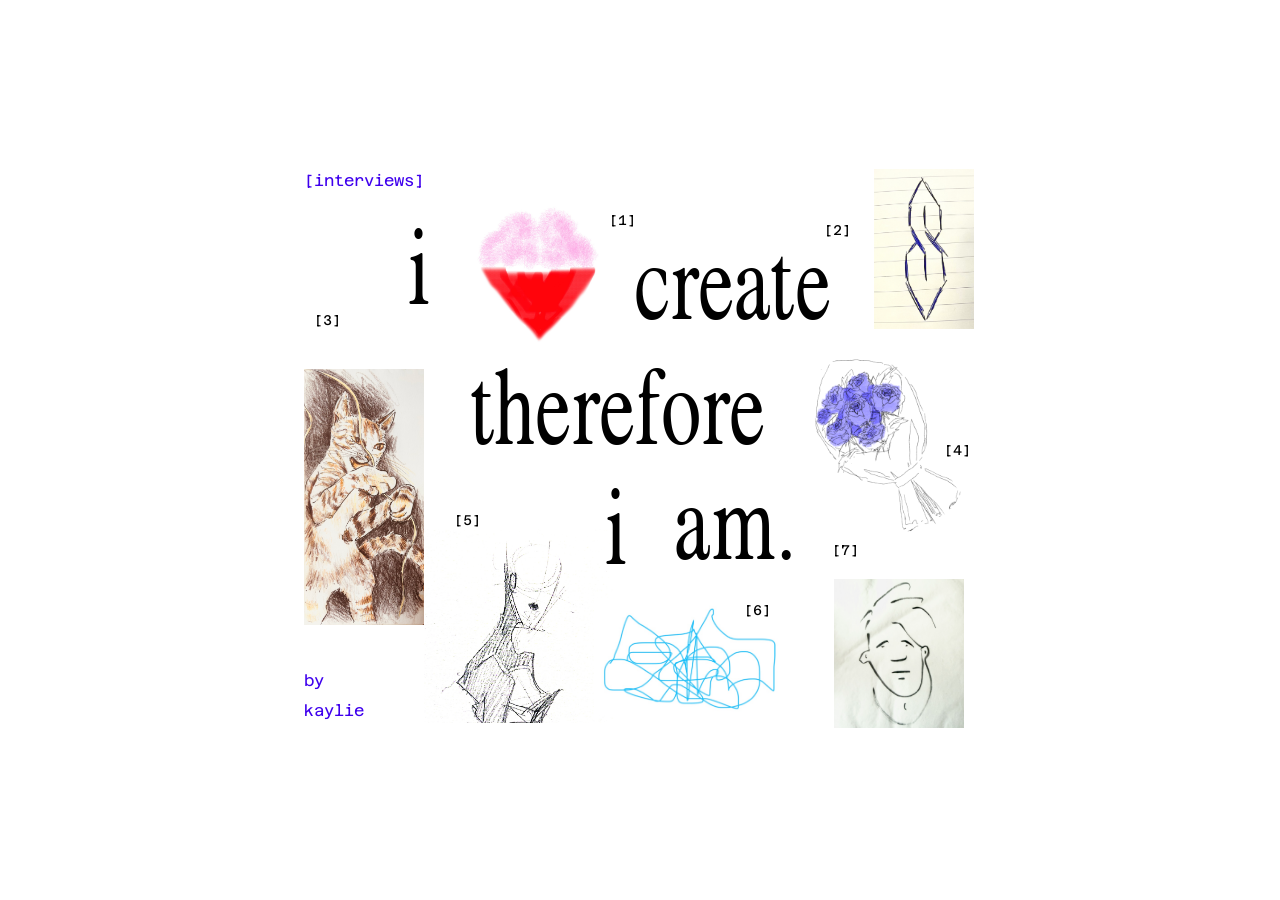
<file: kaylie_leung interview/index.html>
<!DOCTYPE html>
<html lang="en">

    <head>
        <meta charset="UTF-8">
        <title>interview website: i create therefore i am</title>
        <link rel="stylesheet" href="main.css">
    </head>

    <body class="homepage">

        <div class="page-wrap">
            <div class="page">

                <span class="word" style="left: 413px; top: 305px;">i</span>
                <span class="word" style="left: 640px; top: 320px;">create</span>
                <span class="word" style="left: 475px; top: 445px;">therefore</span>
                <span class="word" style="left: 610px; top: 565px;">i</span>
                <span class="word" style="left: 680px; top: 560px;">am.</span>

                <span class="credit" style="left: 310px; top: 270px;">[interviews]</span>
                <span class="credit" style="left: 310px; top: 770px;">by</span>
                <span class="credit" style="left: 310px; top: 800px;">kaylie</span>

                <span class="icon-label" style="left: 615px; top: 310px;">[1]</span>
                <span class="icon-label" style="left: 830px; top: 320px;">[2]</span>
                <span class="icon-label" style="left: 320px; top: 410px;">[3]</span>
                <span class="icon-label" style="left: 950px; top: 540px;">[4]</span>
                <span class="icon-label" style="left: 460px; top: 610px;">[5]</span>
                <span class="icon-label" style="left: 750px; top: 700px;">[6]</span>
                <span class="icon-label" style="left: 838px; top: 640px;">[7]</span>
                
                <a class="icon-frame" href="page1.html"
                    style="left: 480px; top: 305px; width: 130px;">
                    <img src="1.jpg" alt="">
                </a>

                <a class="icon-frame" href="page2.html"
                    style="left: 880px; top: 270px; width: 100px;">
                    <img src="2.jpg" alt="">
                </a>

                <a class="icon-frame" href="page4.html"
                    style="left: 800px; top: 450px; width: 190px;">
                    <img src="4.png" alt="">
                </a>
            
                <a class="icon-frame" href="page5.html"
                    style="left: 430px; top: 630px; width: 194px;">
                    <img src="5.jpg" alt="">
                </a>
            
                <a class="icon-frame" href="page3.html"
                    style="left: 310px; top: 470px; width: 120px;">
                    <img src="3.jpg" alt="">
                </a>

                <a class="icon-frame" href="page6.html"
                    style="left: 600px; top: 700px; width: 190px;">
                    <img src="6.jpg" alt="">
                </a>

                <a class="icon-frame" href="page7.html"
                    style="left: 840px; top: 680px; width: 130px;">
                    <img src="7.jpg" alt="">
                </a>
            
            </div>
        </div>

    </body>

</html>
</file>
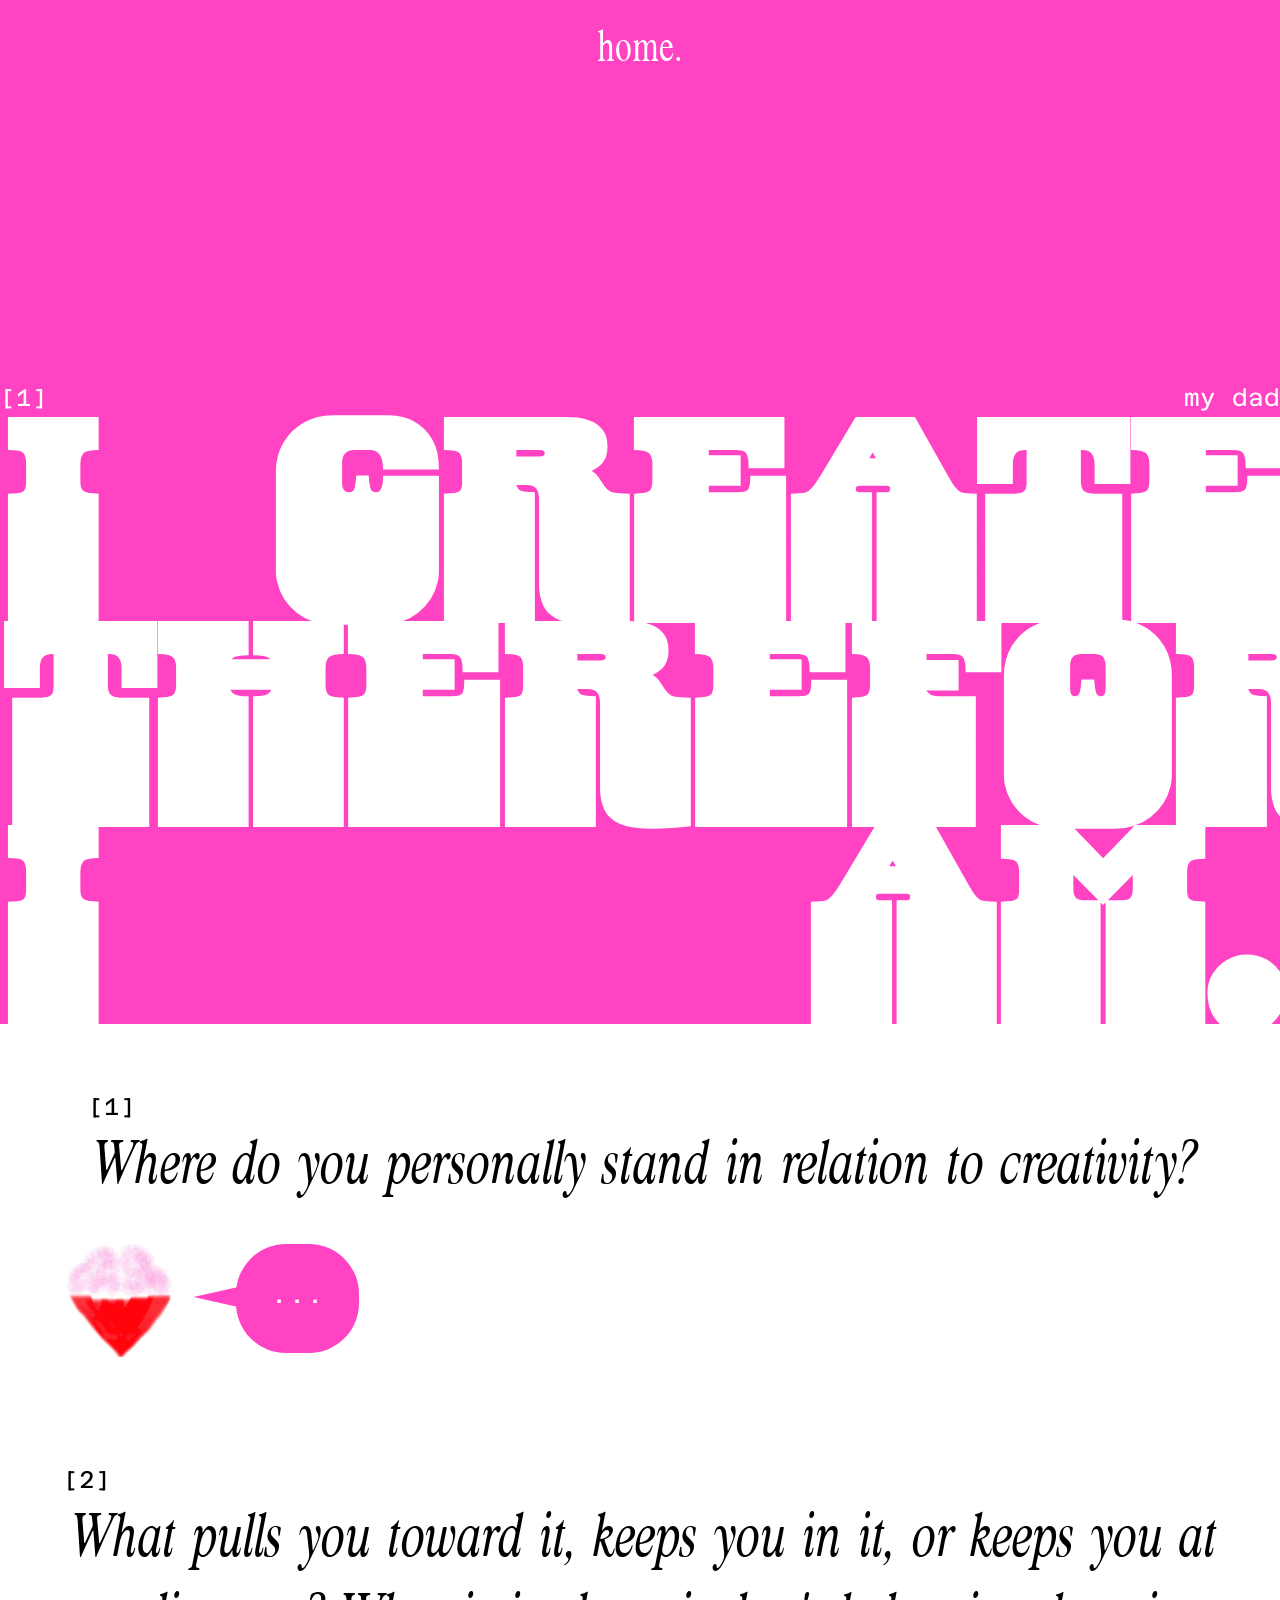
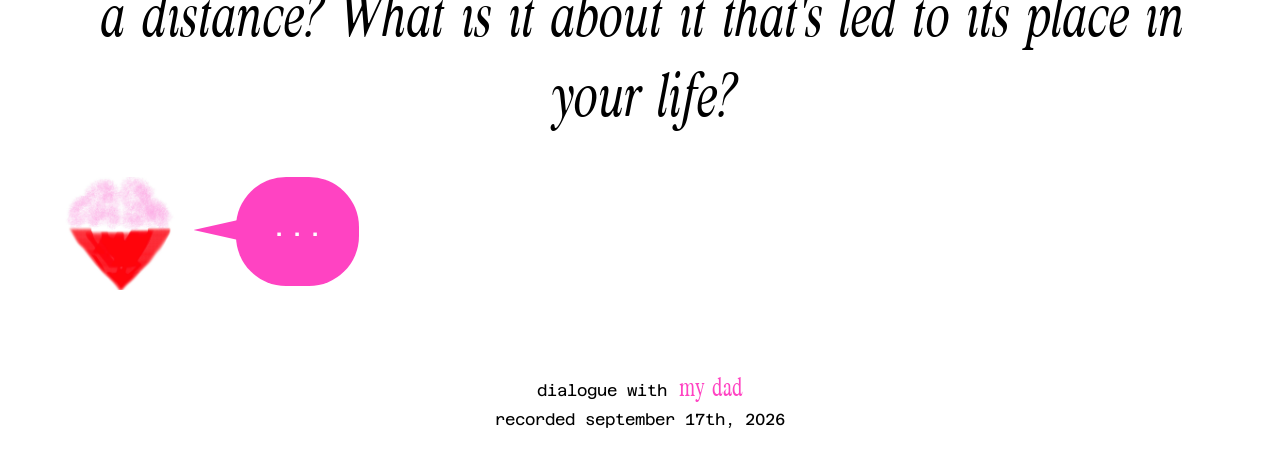
<file: kaylie_leung interview/page1.html>
<!DOCTYPE html>
<html lang="en">

    <head>
        <meta charset="UTF-8">
        <title>interview detail page 1</title>
        <link rel="stylesheet" href="main.css">
    </head>

    <body>

        <div class="detail-page" style="--accent: #FF43C2; --accent-hover: #8D0049; --icon-w: 115px; --icon-h: 113px;">
            
            <div class="banner" style="--meta-top: 380px;">
                <a class="home-button" href="index.html">home.</a>
                <span class="banner-number">[1]</span>
                <span class="banner-who">my dad</span>
                <h1 class="headline headline-1" style="--headline-size: 272px; --headline-leading: 204px;">
                    <span class="line"><span>I</span><span>CREATE</span></span>
                    <span class="line">THEREFORE</span>
                    <span class="line"><span>I</span><span>AM.</span></span>
                </h1>
            </div>

           <div class="interview-list">

                <section class="interview-block">
                    <div class="question-wrap">
                        <span class="interview-number">[1]</span>
                        <p class="question">Where do you personally stand in relation to creativity?</p>
                    </div>
                    <div class="bubble-row">
                        <img class="icon-photo" src="1.jpg" alt="">
                        <div class="bubble-wrap">
                            <div class="bubble-tail"></div>
                            <input type="checkbox" id="bubble-1" class="bubble-toggle">
                            <label class="bubble" for="bubble-1">
                                <span class="dots">...</span>
                                <div class="answer-wrap">
                                    <div class="answer-inside">
                                        <p class="answer-text">My creativity is a blend of intellectual curiosity and emotional connection/resonance/empathy.</p>
                                    </div>
                                </div>
                            </label>
                        </div>
                    </div>
                </section>

                <section class="interview-block">
                    <div class="question-wrap">
                        <span class="interview-number">[2]</span>
                        <p class="question">What pulls you toward it, keeps you in it, or keeps you at a distance? What is it about it that's led to its place in your life?</p>
                    </div>
                    <div class="bubble-row">
                        <img class="icon-photo" src="1.jpg" alt="">
                        <div class="bubble-wrap">
                            <div class="bubble-tail"></div>
                            <input type="checkbox" id="bubble-2" class="bubble-toggle">
                            <label class="bubble" for="bubble-2">
                                <span class="dots">...</span>
                                <div class="answer-wrap">
                                    <div class="answer-inside">
                                        <p class="answer-text">I have a desire to help/serve others with hopefully a unique/fun spin. Be it games, cooking, or relationships.</p>
                                    </div>
                                </div>
                            </label>
                        </div>
                    </div>
                </section>

            </div>

            <footer class="footer">
                <p><span>dialogue with</span><span class="person">my dad</span></p>
                <p class="date">recorded september 17th, 2026</p>
            </footer>

        </div>

    </body>
</html>
</file>
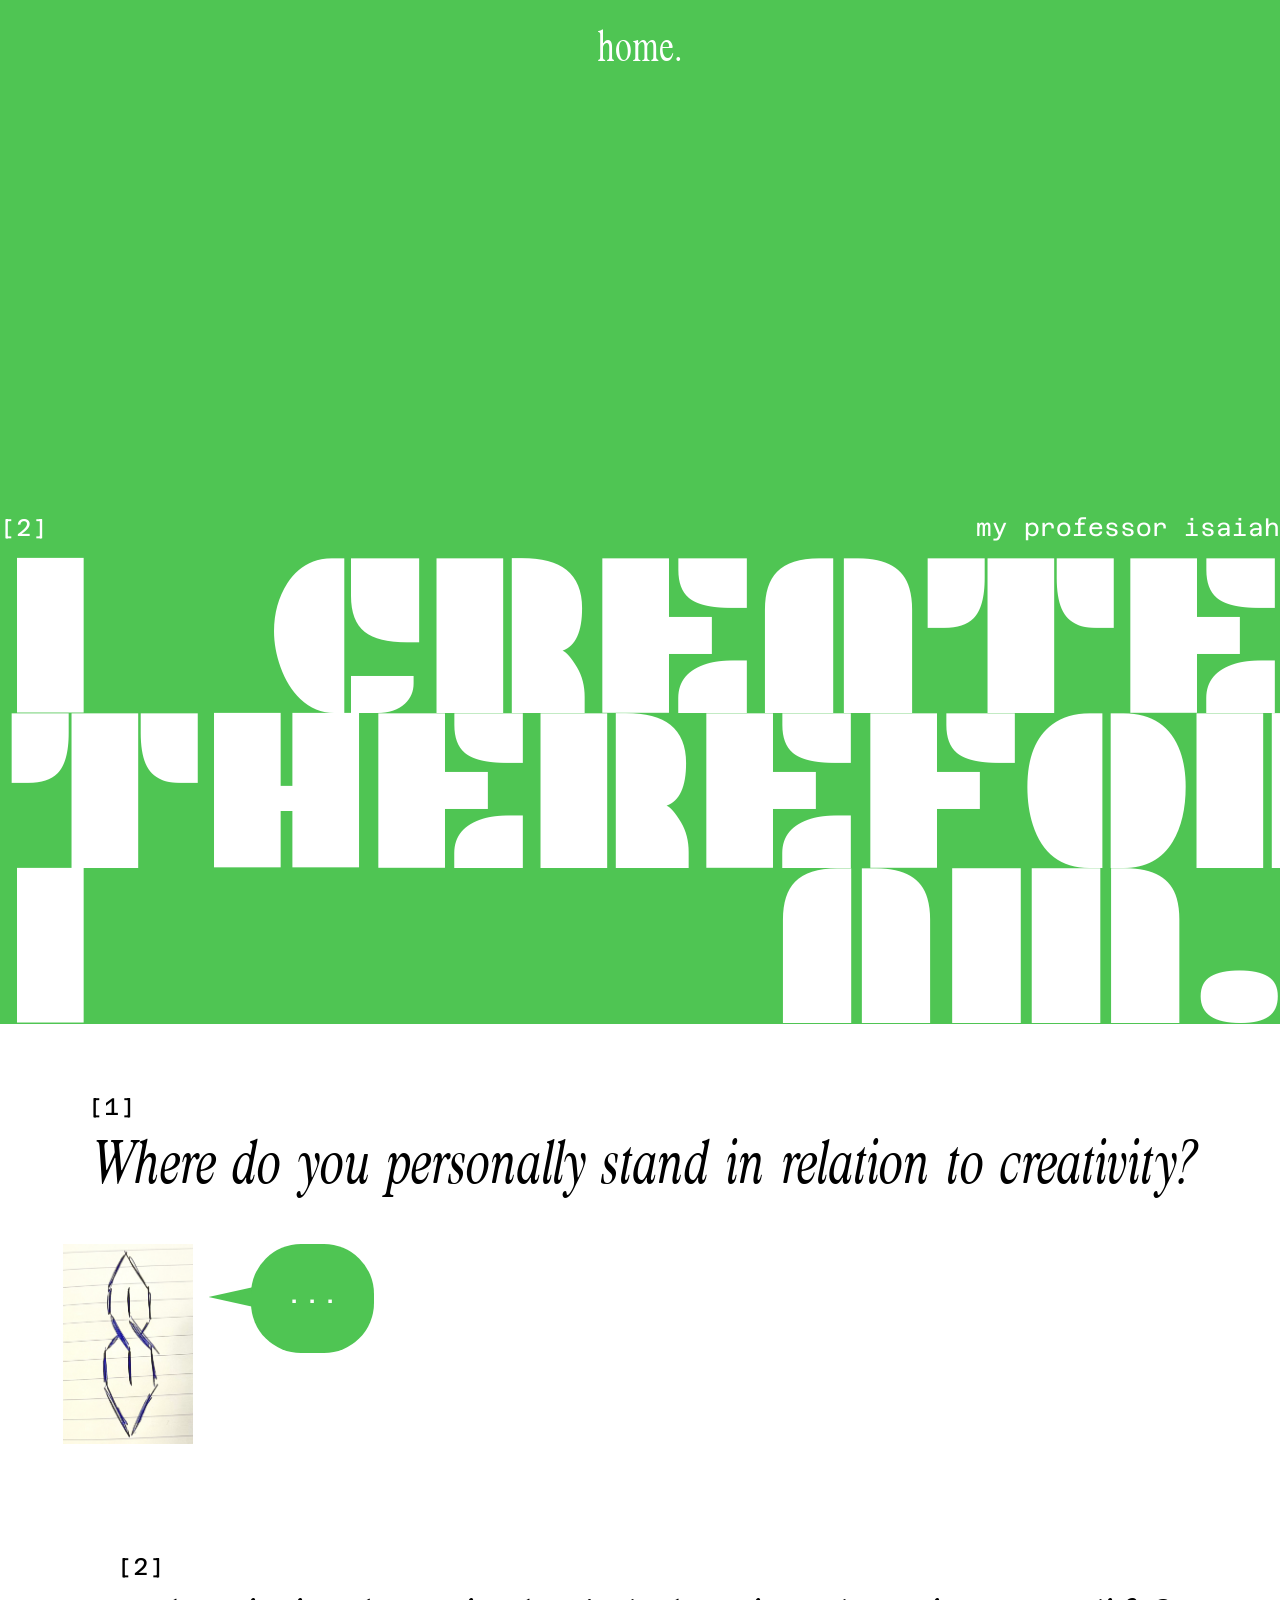
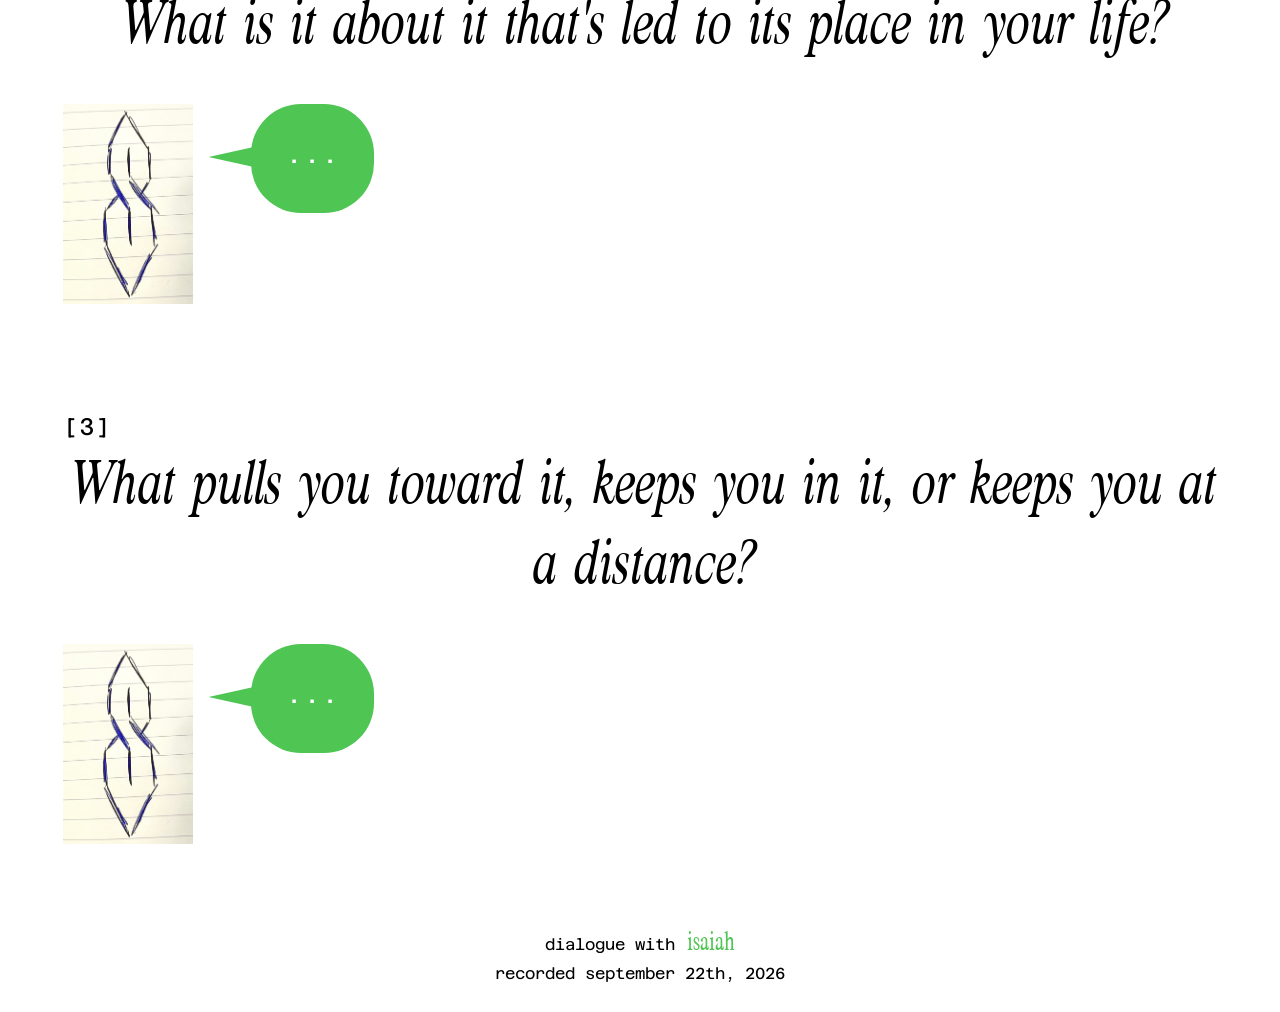
<file: kaylie_leung interview/page2.html>
<!DOCTYPE html>
<html lang="en">

    <head>
        <meta charset="UTF-8">
        <title>interview detail page 2</title>
        <link rel="stylesheet" href="main.css">
    </head>

    <body>

        <div class="detail-page" style="--accent: #4FC553; --accent-hover: #018667; --icon-w: 130px; --icon-h: 200px;">
            
            <div class="banner" style="--meta-top: 510px;">
                <a class="home-button" href="index.html">home.</a>
                <span class="banner-number">[2]</span>
                <span class="banner-who">my professor isaiah</span>
                <h1 class="headline headline-2" style="--headline-size: 219px; --headline-leading: 155px;">
                    <span class="line"><span>I</span><span>CREATE</span></span>
                    <span class="line">THEREFORE</span>
                    <span class="line"><span>I</span><span>AM.</span></span>
                </h1>
            </div>

           <div class="interview-list">

                <section class="interview-block">
                    <div class="question-wrap">
                        <span class="interview-number">[1]</span>
                        <p class="question">Where do you personally stand in relation to creativity?</p>
                    </div>
                    <div class="bubble-row">
                        <img class="icon-photo" src="2.jpg" alt="">
                        <div class="bubble-wrap">
                            <div class="bubble-tail"></div>
                            <input type="checkbox" id="bubble-1" class="bubble-toggle">
                            <label class="bubble" for="bubble-1">
                                <span class="dots">...</span>
                                <div class="answer-wrap">
                                    <div class="answer-inside">
                                        <p class="answer-text">The need to express something new or communicate in a way that allows me to process feelings or complex emotions is usually tied to my creativity and I definitely feel that urge or itch when I'm away from creating for too long. It's become central to who I am as a person and is both how I make my living and work as an educator.</p>
                                    </div>
                                </div>
                            </label>
                        </div>
                    </div>
                </section>

                <section class="interview-block">
                    <div class="question-wrap">
                        <span class="interview-number">[2]</span>
                        <p class="question">What is it about it that's led to its place in your life?</p>
                    </div>
                    <div class="bubble-row">
                        <img class="icon-photo" src="2.jpg" alt="">
                        <div class="bubble-wrap">
                            <div class="bubble-tail"></div>
                            <input type="checkbox" id="bubble-3" class="bubble-toggle">
                            <label class="bubble" for="bubble-3">
                                <span class="dots">...</span>
                                <div class="answer-wrap">
                                    <div class="answer-inside">
                                        <p class="answer-text">I feel that ever since I was a child I was always most calm when I was doing something "creative," whether that was drawing my favorite cartoon characters, making flipbook animations, or coming up with my own little film scripts.</p>
                                    </div>
                                </div>
                            </label>
                        </div>
                    </div>
                </section>                

                <section class="interview-block">
                    <div class="question-wrap">
                        <span class="interview-number">[3]</span>
                        <p class="question">What pulls you toward it, keeps you in it, or keeps you at a distance?</p>
                    </div>
                    <div class="bubble-row">
                        <img class="icon-photo" src="2.jpg" alt="">
                        <div class="bubble-wrap">
                            <div class="bubble-tail"></div>
                            <input type="checkbox" id="bubble-2" class="bubble-toggle">
                            <label class="bubble" for="bubble-2">
                                <span class="dots">...</span>
                                <div class="answer-wrap">
                                    <div class="answer-inside">
                                        <p class="answer-text">I think creativity is so key to my life because it allows me to express things within myself that may not be outwardly obvious to those in my life or in my sphere. I can also tell when I need to either reevaluate or change things in my life when I feel little or no urge to create.</p>
                                    </div>
                                </div>
                            </label>
                        </div>
                    </div>
                </section>

            </div>

            <footer class="footer">
                <p><span>dialogue with</span><span class="person">isaiah</span></p>
                <p class="date">recorded september 22th, 2026</p>
            </footer>

        </div>

    </body>
</html>
</file>
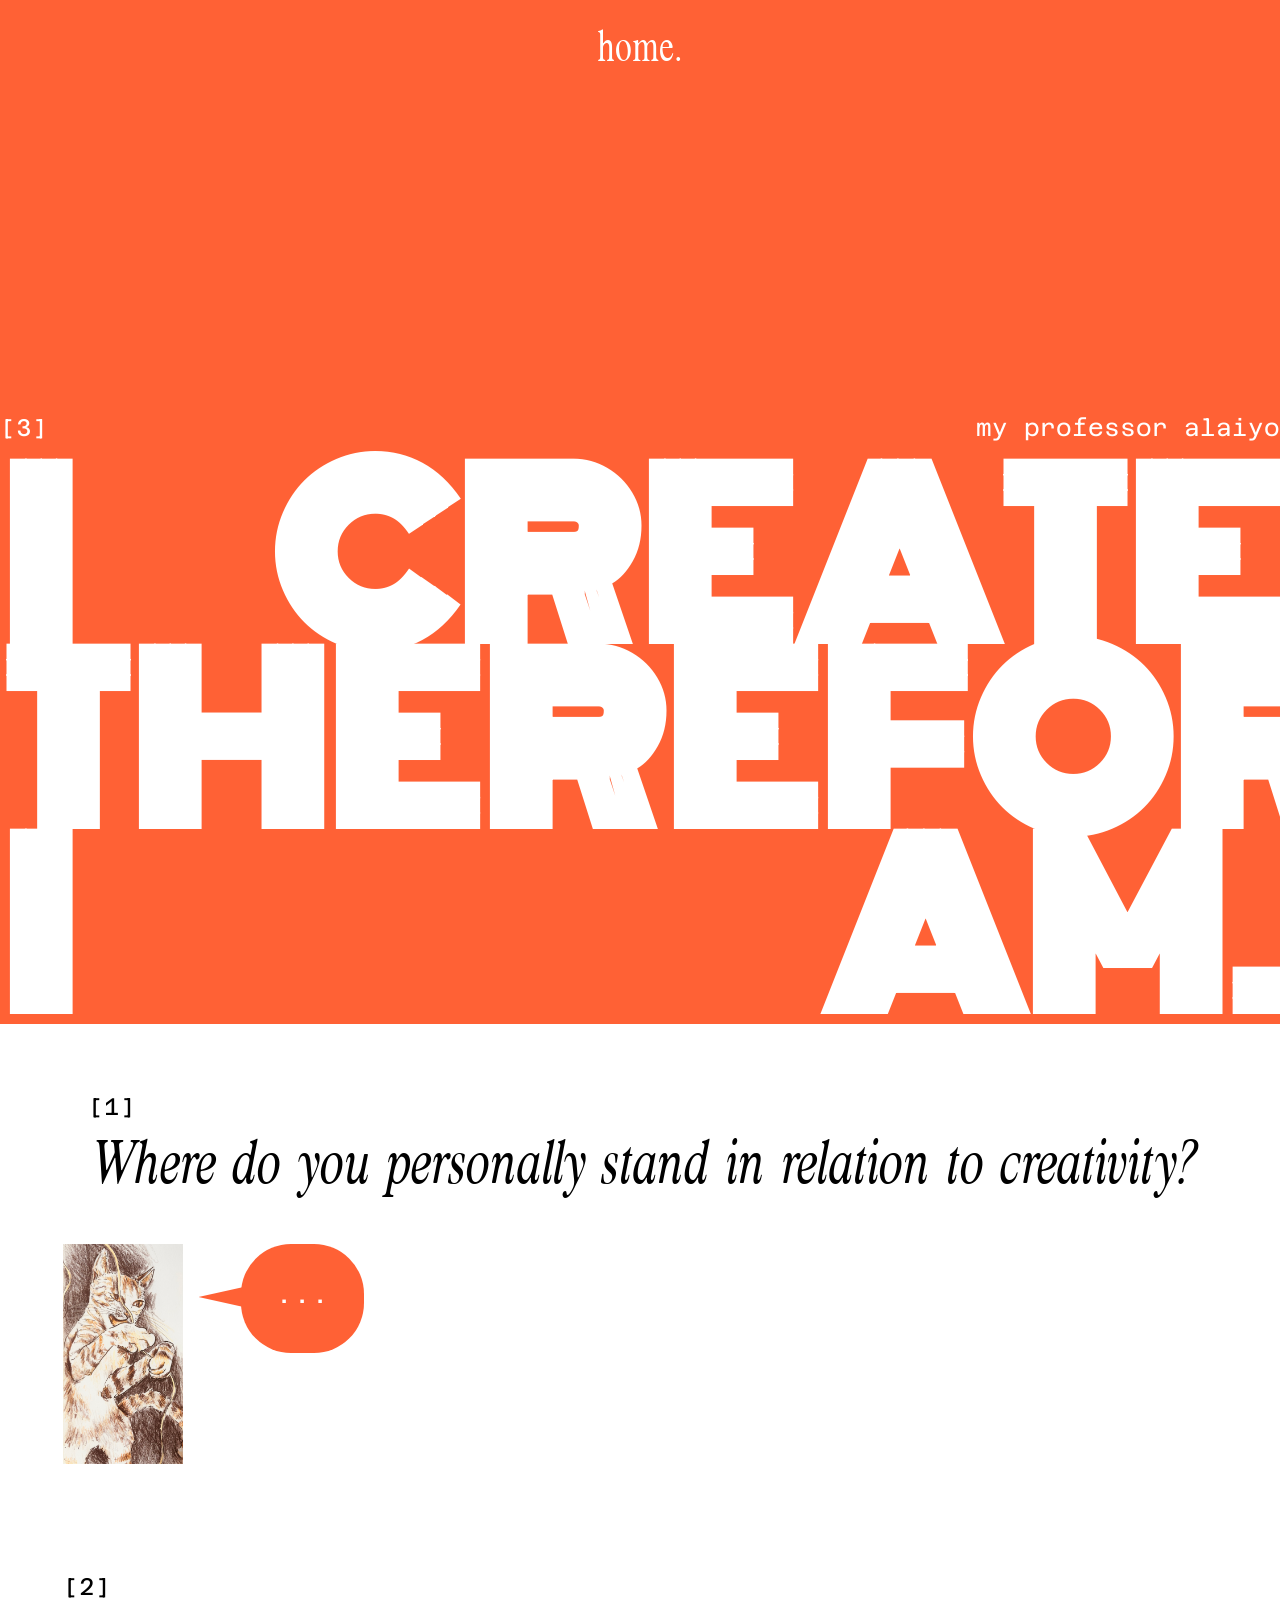
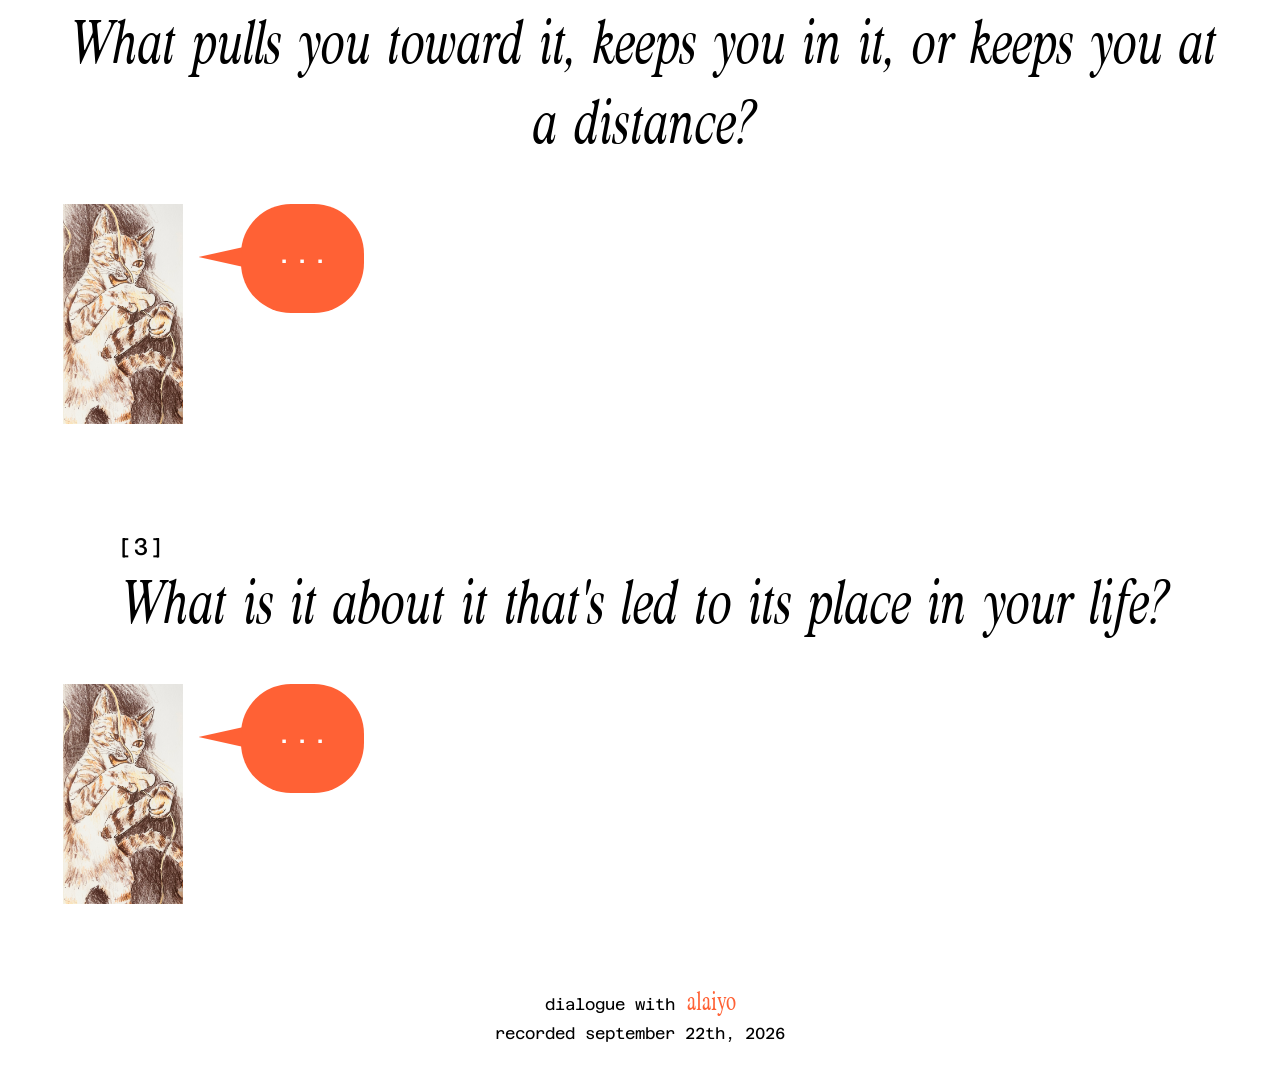
<file: kaylie_leung interview/page3.html>
<!DOCTYPE html>
<html lang="en">

    <head>
        <meta charset="UTF-8">
        <title>interview detail page 3</title>
        <link rel="stylesheet" href="main.css">
    </head>

    <body>

        <div class="detail-page" style="--accent: #FF6135; --accent-hover: #CC0000; --icon-w: 120px; --icon-h: 220px;">
            
            <div class="banner" style="--meta-top: 410px;">
                <a class="home-button" href="index.html">home.</a>
                <span class="banner-number">[3]</span>
                <span class="banner-who">my professor alaiyo</span>
                <h1 class="headline headline-3" style="--headline-size: 218px; --headline-leading: 185px;">
                    <span class="line"><span>I</span><span>CREATE</span></span>
                    <span class="line">THEREFORE</span>
                    <span class="line"><span>I</span><span>AM.</span></span>
                </h1>
            </div>

           <div class="interview-list">

                <section class="interview-block">
                    <div class="question-wrap">
                        <span class="interview-number">[1]</span>
                        <p class="question">Where do you personally stand in relation to creativity?</p>
                    </div>
                    <div class="bubble-row">
                        <img class="icon-photo" src="3.jpg" alt="">
                        <div class="bubble-wrap">
                            <div class="bubble-tail"></div>
                            <input type="checkbox" id="bubble-1" class="bubble-toggle">
                            <label class="bubble" for="bubble-1">
                                <span class="dots">...</span>
                                <div class="answer-wrap">
                                    <div class="answer-inside">
                                        <p class="answer-text">Creativity is in my blood.</p>
                                    </div>
                                </div>
                            </label>
                        </div>
                    </div>
                </section>

                <section class="interview-block">
                    <div class="question-wrap">
                        <span class="interview-number">[2]</span>
                        <p class="question">What pulls you toward it, keeps you in it, or keeps you at a distance?</p>
                    </div>
                    <div class="bubble-row">
                        <img class="icon-photo" src="3.jpg" alt="">
                        <div class="bubble-wrap">
                            <div class="bubble-tail"></div>
                            <input type="checkbox" id="bubble-2" class="bubble-toggle">
                            <label class="bubble" for="bubble-2">
                                <span class="dots">...</span>
                                <div class="answer-wrap">
                                    <div class="answer-inside">
                                        <p class="answer-text">It brings healing and emotional relief and can also become habit-forming. It helps drown out my sorrows and heightens my pleasures. Each day, I feel the need to produce something, whether it's a continuation of a previous work or the beginning of something new.</p>
                                    </div>
                                </div>
                            </label>
                        </div>
                    </div>
                </section>

                <section class="interview-block">
                    <div class="question-wrap">
                        <span class="interview-number">[3]</span>
                        <p class="question">What is it about it that's led to its place in your life?</p>
                    </div>
                    <div class="bubble-row">
                        <img class="icon-photo" src="3.jpg" alt="">
                        <div class="bubble-wrap">
                            <div class="bubble-tail"></div>
                            <input type="checkbox" id="bubble-3" class="bubble-toggle">
                            <label class="bubble" for="bubble-3">
                                <span class="dots">...</span>
                                <div class="answer-wrap">
                                    <div class="answer-inside">
                                        <p class="answer-text">Creativity awakens me when an idea inspires me and calms me when I am engaged in a satisfying journey. It is something to be shared and often envied.</p>
                                    </div>
                                </div>
                            </label>
                        </div>
                    </div>
                </section>

            </div>

            <footer class="footer">
                <p><span>dialogue with</span><span class="person">alaiyo</span></p>
                <p class="date">recorded september 22th, 2026</p>
            </footer>

        </div>

    </body>
</html>
</file>
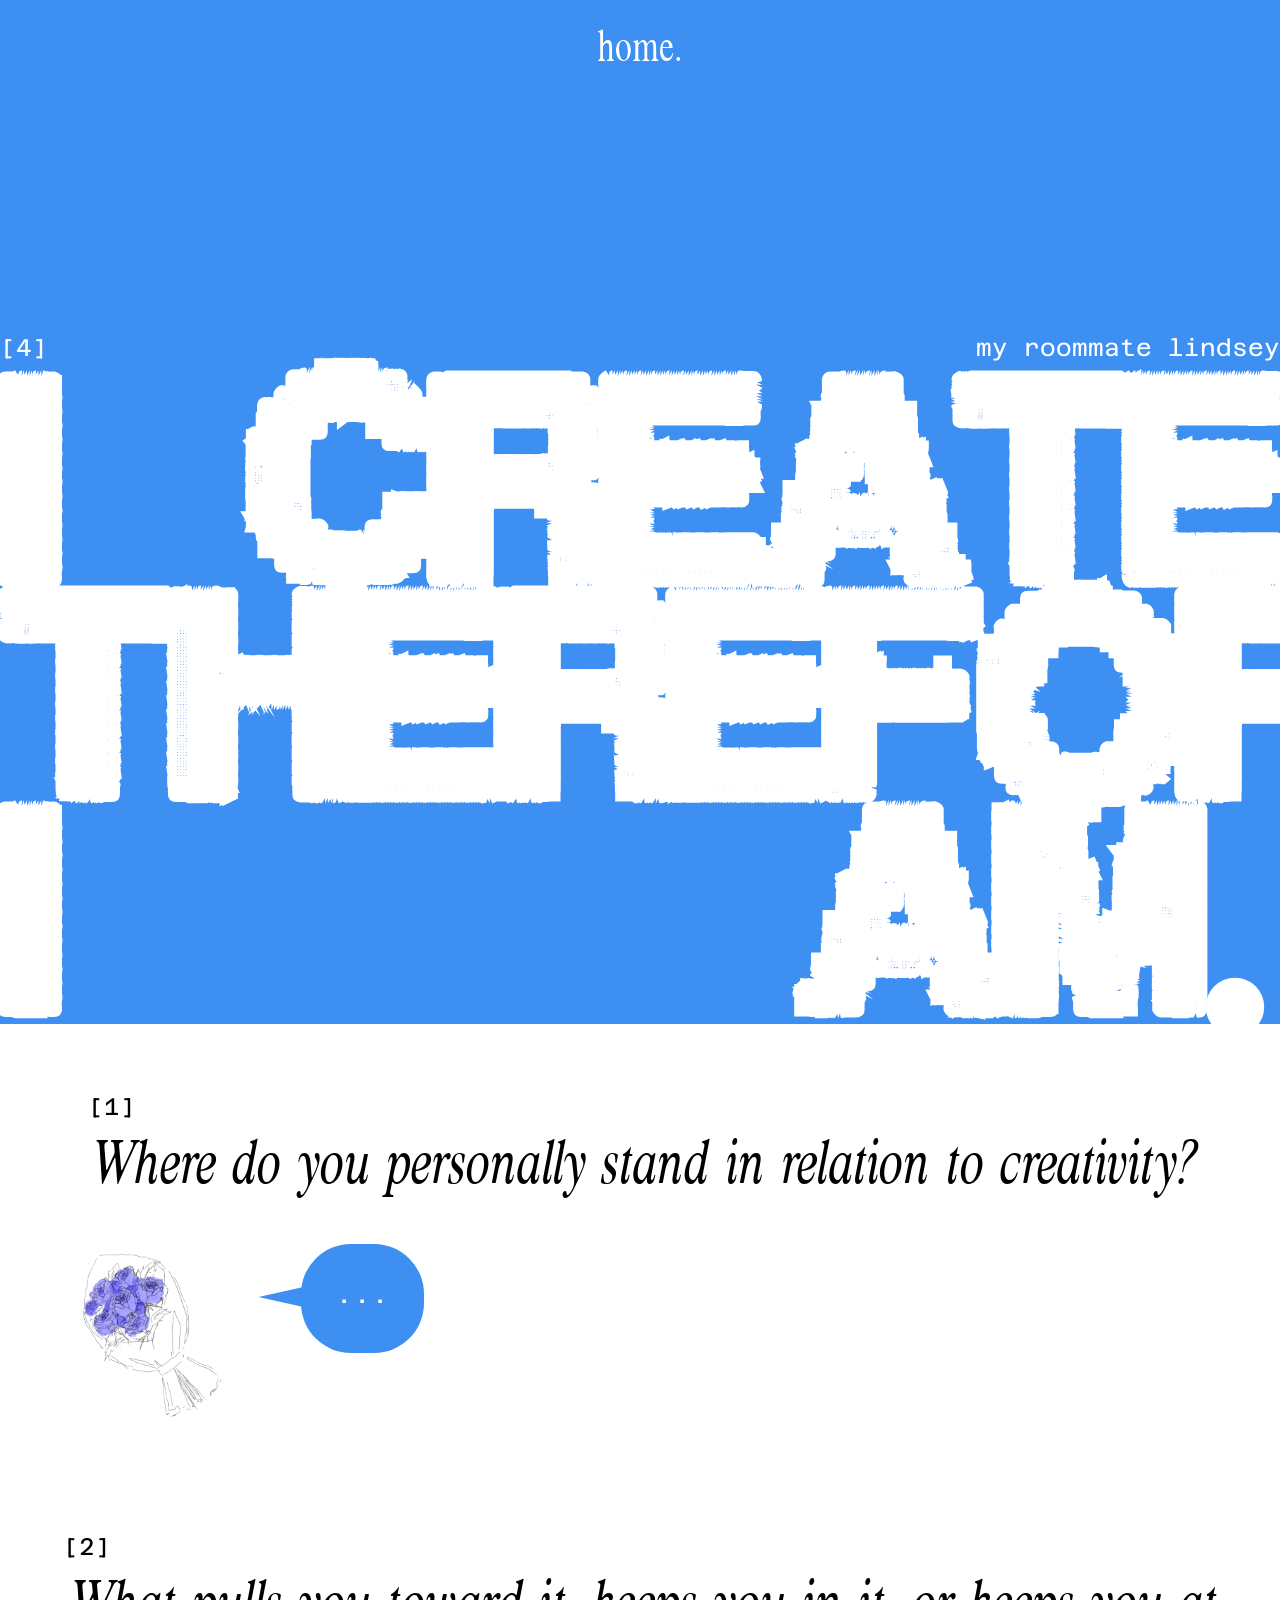
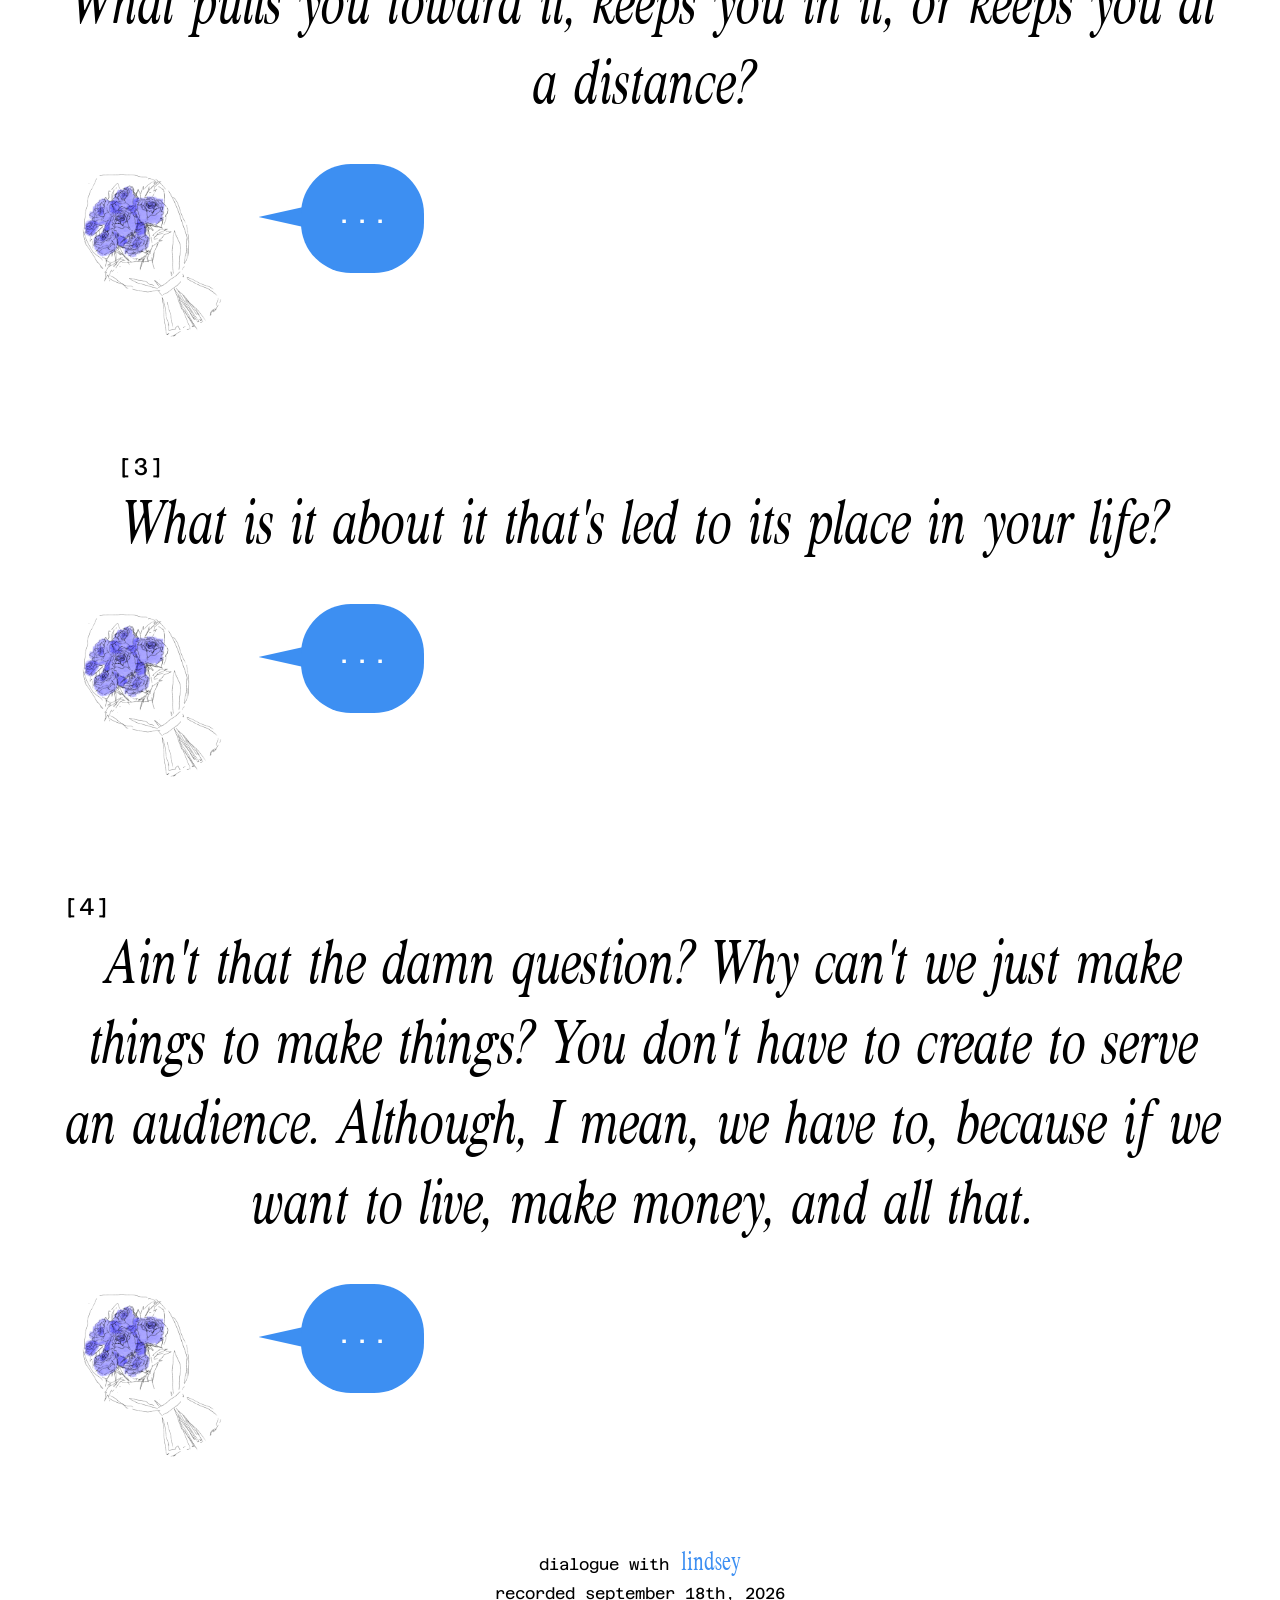
<file: kaylie_leung interview/page4.html>
<!DOCTYPE html>
<html lang="en">

    <head>
        <meta charset="UTF-8">
        <title>interview detail page 4</title>
        <link rel="stylesheet" href="main.css">
    </head>

    <body>

        <div class="detail-page" style="--accent: #3D8FF2; --accent-hover: #3F00ED; --icon-w: 180px; --icon-h: 180px;">
            
            <div class="banner" style="--meta-top: 330px;">
                <a class="home-button" href="index.html">home.</a>
                <span class="banner-number">[4]</span>
                <span class="banner-who">my roommate lindsey</span>
                <h1 class="headline headline-4" style="--headline-size: 360px; --headline-leading: 215px;">
                    <span class="line"><span>I</span><span>CREATE</span></span>
                    <span class="line">THEREFORE</span>
                    <span class="line"><span>I</span><span>AM.</span></span>
                </h1>
            </div>

           <div class="interview-list">

                <section class="interview-block">
                    <div class="question-wrap">
                        <span class="interview-number">[1]</span>
                        <p class="question">Where do you personally stand in relation to creativity?</p>
                    </div>
                    <div class="bubble-row">
                        <img class="icon-photo" src="4.png" alt="">
                        <div class="bubble-wrap">
                            <div class="bubble-tail"></div>
                            <input type="checkbox" id="bubble-1" class="bubble-toggle">
                            <label class="bubble" for="bubble-1">
                                <span class="dots">...</span>
                                <div class="answer-wrap">
                                    <div class="answer-inside">
                                        <p class="answer-text">I don't have to explain my creative spark, I just feel it. For me right now, I feel like, yes, I do have that spark, I've done it for such a long time that even without that spark, I can still make something. It's easier for me if I have it because I have the energy to create. It feels like something that I used to always do. So it’s just comfortable like that?</p>
                                    </div>
                                </div>
                            </label>
                        </div>
                    </div>
                </section>

                <section class="interview-block">
                    <div class="question-wrap">
                        <span class="interview-number">[2]</span>
                        <p class="question">What pulls you toward it, keeps you in it, or keeps you at a distance?</p>
                    </div>
                    <div class="bubble-row">
                        <img class="icon-photo" src="4.png" alt="">
                        <div class="bubble-wrap">
                            <div class="bubble-tail"></div>
                            <input type="checkbox" id="bubble-2" class="bubble-toggle">
                            <label class="bubble" for="bubble-2">
                                <span class="dots">...</span>
                                <div class="answer-wrap">
                                    <div class="answer-inside">
                                        <p class="answer-text">Last year I felt really burned out because this is everything I wanted. But it didn't feel that way, so I was like, what am I doing here? But now that I'm actually into more specific stuff, instead of feeling like burning out, I feel like I need to learn more. At the end of the day, I'm doing this because I like it. I do feel a bit tired, but I also feel kind of excited to learn a specific thing that I never learned before.</p>
                                    </div>
                                </div>
                            </label>
                        </div>
                    </div>
                </section>

                <section class="interview-block">
                    <div class="question-wrap">
                        <span class="interview-number">[3]</span>
                        <p class="question">What is it about it that's led to its place in your life?</p>
                    </div>
                    <div class="bubble-row">
                        <img class="icon-photo" src="4.png" alt="">
                        <div class="bubble-wrap">
                            <div class="bubble-tail"></div>
                            <input type="checkbox" id="bubble-3" class="bubble-toggle">
                            <label class="bubble" for="bubble-3">
                                <span class="dots">...</span>
                                <div class="answer-wrap">
                                    <div class="answer-inside">
                                        <p class="answer-text">In my opinion, I just create because I feel relieved, you know? It’s like hanging out with friends. I don't have to think about what's going on currently in my life or the future. I just get to make what I want to make. I feel that itself is the meaning. You made it because you want to make it. Like, that can why can't that just be like a thing, you know?</p>
                                    </div>
                                </div>
                            </label>
                        </div>
                    </div>
                </section>

                <section class="interview-block">
                    <div class="question-wrap">
                        <span class="interview-number">[4]</span>
                        <p class="question">Ain't that the damn question? Why can't we just make things to make things? You don't have to create to serve an audience. Although, I mean, we have to, because if we want to live, make money, and all that.</p>
                    </div>
                    <div class="bubble-row">
                        <img class="icon-photo" src="4.png" alt="">
                        <div class="bubble-wrap">
                            <div class="bubble-tail"></div>
                            <input type="checkbox" id="bubble-4" class="bubble-toggle">
                            <label class="bubble" for="bubble-4">
                                <span class="dots">...</span>
                                <div class="answer-wrap">
                                    <div class="answer-inside">
                                        <p class="answer-text">But, we shouldn't. Art shouldn't be like an advertisement. My art at least, I don't want it to be an advertisement saying, “oh, please look at my work.” Like, my art is good as it is. I created it and it's fine like it. I don't need anyone to see it to be happy that I created it.</p>
                                    </div>
                                </div>
                            </label>
                        </div>
                    </div>
                </section>

            </div>

            <footer class="footer">
                <p><span>dialogue with</span><span class="person">lindsey</span></p>
                <p class="date">recorded september 18th, 2026</p>
            </footer>

        </div>

    </body>
</html>
</file>
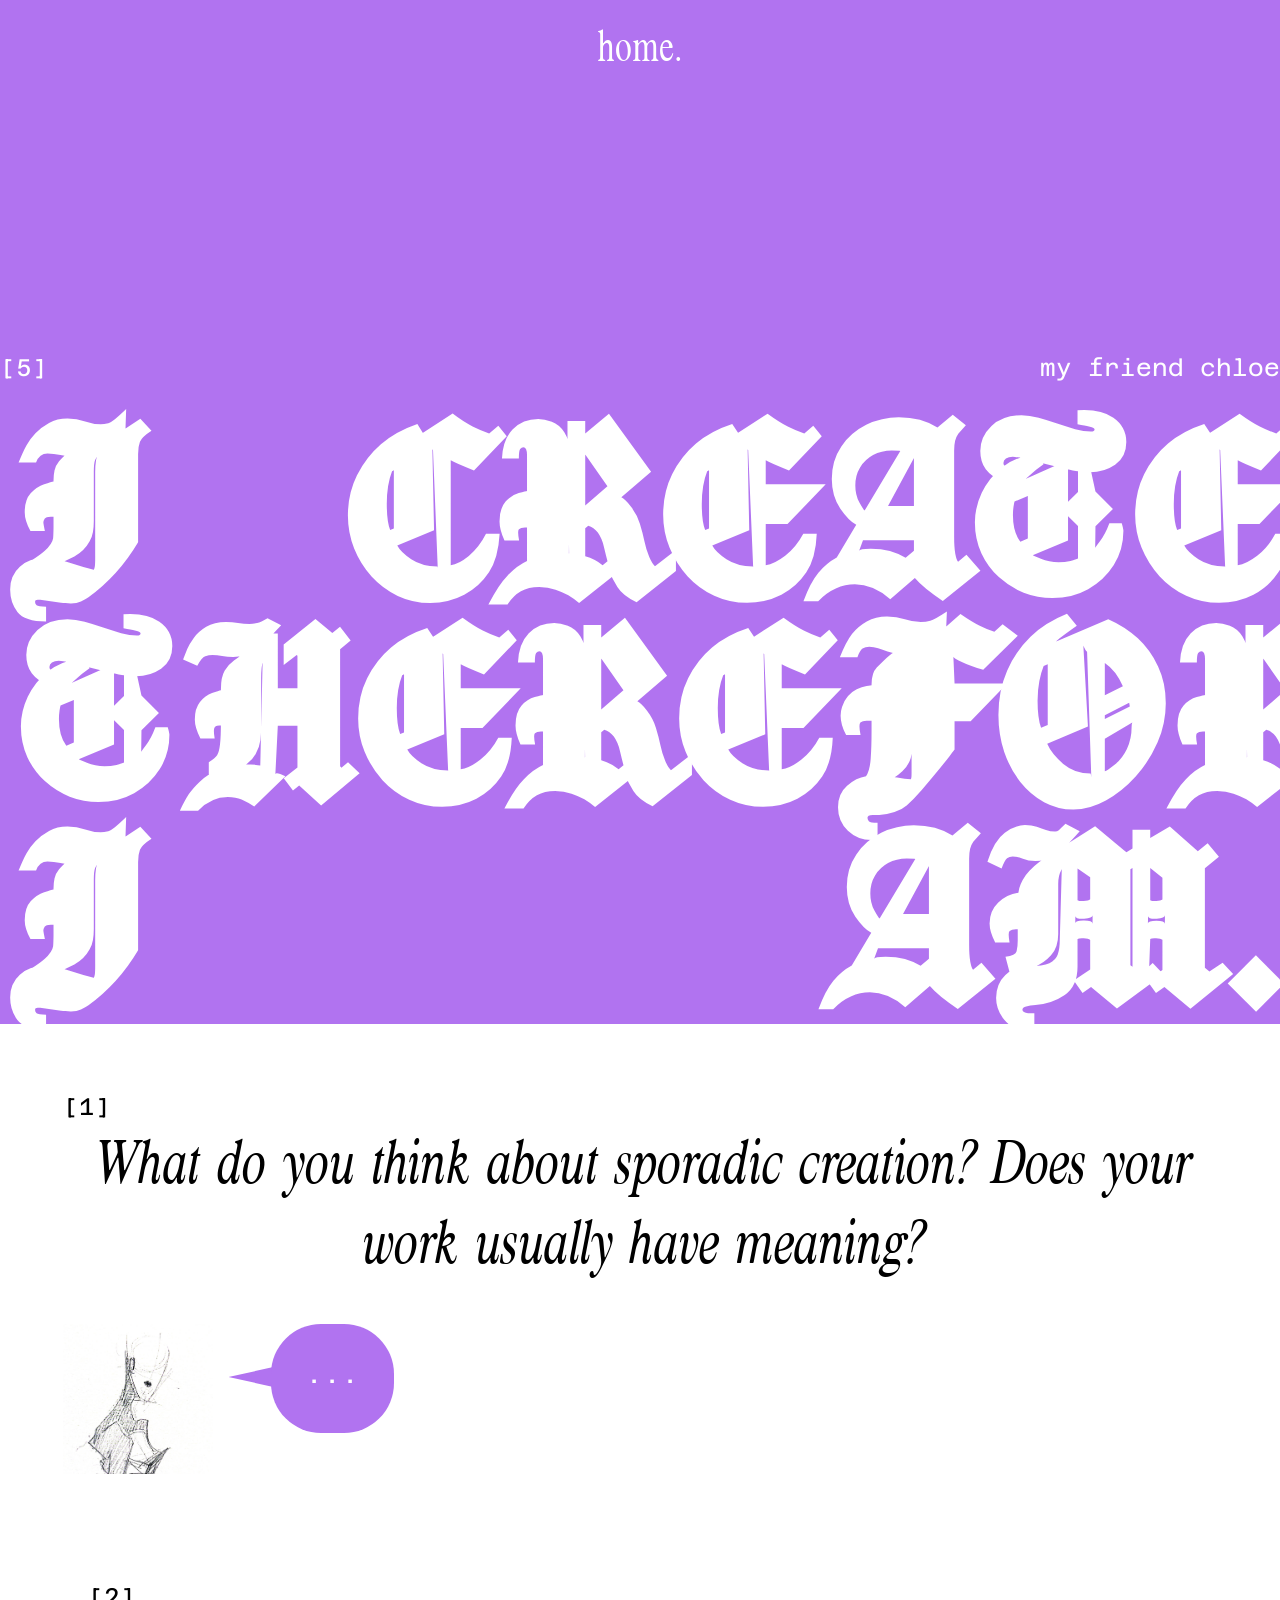
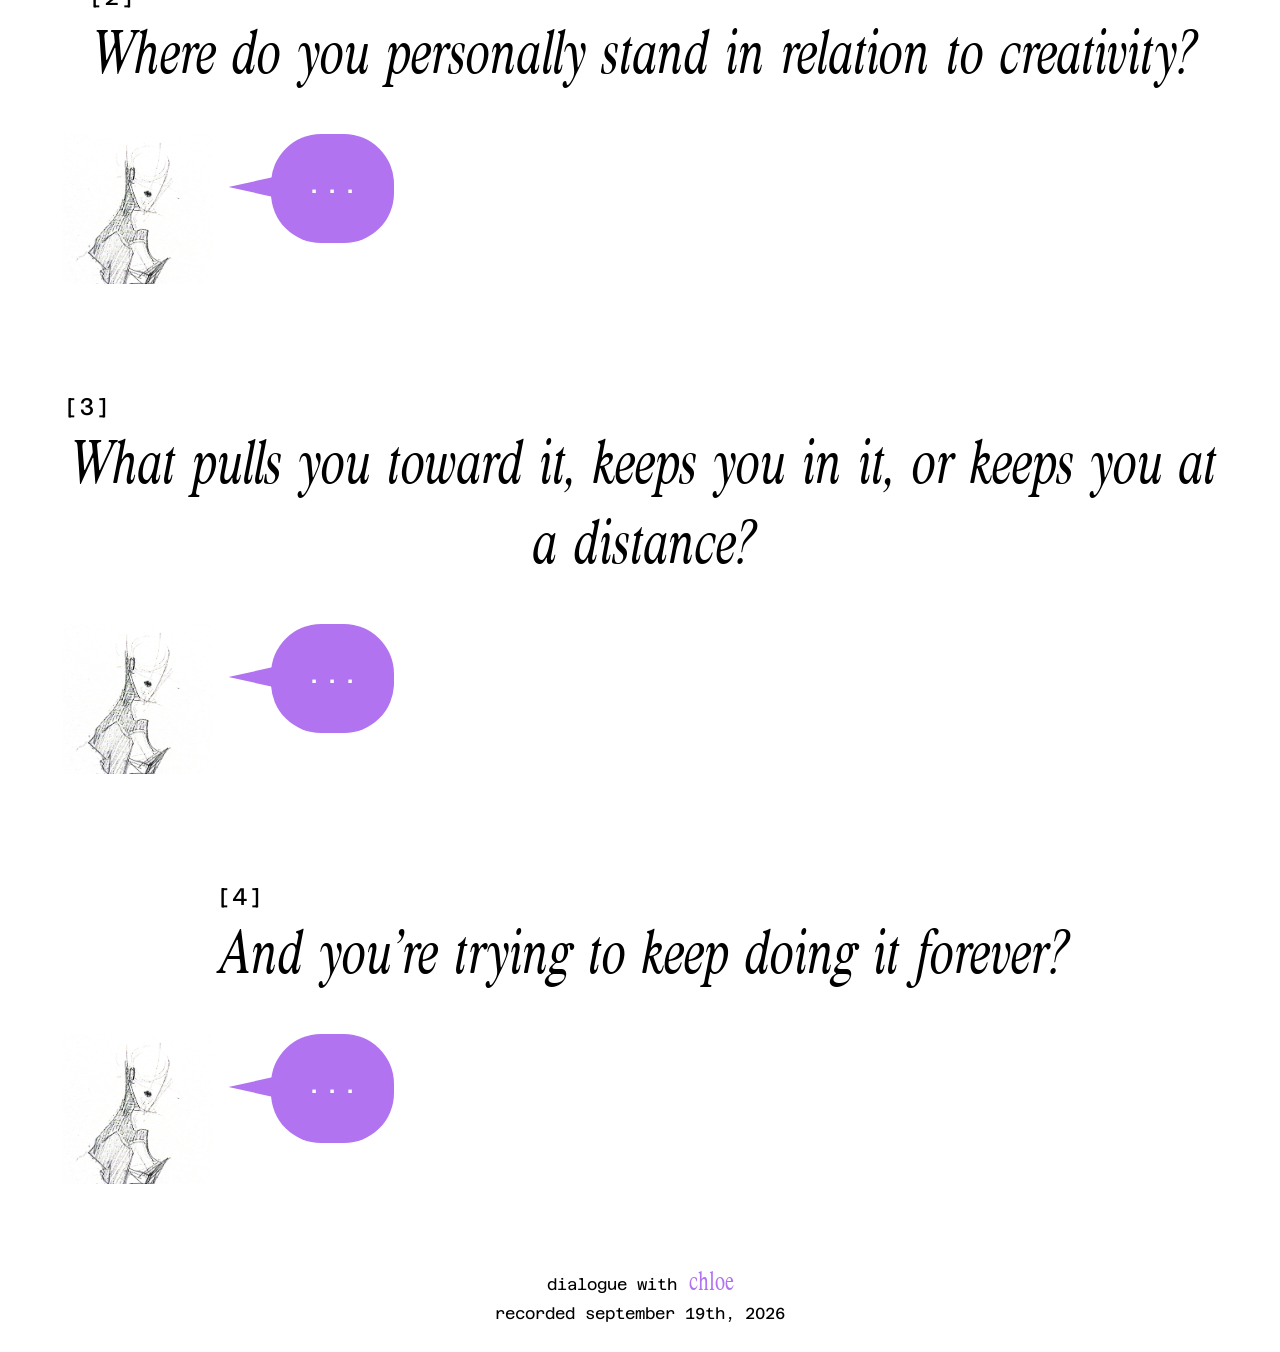
<file: kaylie_leung interview/page5.html>
<!DOCTYPE html>
<html lang="en">

    <head>
        <meta charset="UTF-8">
        <title>interview detail page 5</title>
        <link rel="stylesheet" href="main.css">
    </head>

    <body>

        <div class="detail-page" style="--accent: #B173F0; --accent-hover: #6F00FF; --icon-w: 150px; --icon-h: 150px;">
            
            <div class="banner" style="--meta-top: 350px;">
                <a class="home-button" href="index.html">home.</a>
                <span class="banner-number">[5]</span>
                <span class="banner-who">my friend chloe</span>
                <h1 class="headline headline-5" style="--headline-size: 270px; --headline-leading: 204px;">
                    <span class="line"><span>I</span><span>CREATE</span></span>
                    <span class="line">THEREFORE</span>
                    <span class="line"><span>I</span><span>AM.</span></span>
                </h1>
            </div>

           <div class="interview-list">

                <section class="interview-block">
                    <div class="question-wrap">
                        <span class="interview-number">[1]</span>
                        <p class="question">What do you think about sporadic creation? Does your work usually have meaning?</p>
                    </div>
                    <div class="bubble-row">
                        <img class="icon-photo" src="5.jpg" alt="">
                        <div class="bubble-wrap">
                            <div class="bubble-tail"></div>
                            <input type="checkbox" id="bubble-1" class="bubble-toggle">
                            <label class="bubble" for="bubble-1">
                                <span class="dots">...</span>
                                <div class="answer-wrap">
                                    <div class="answer-inside">
                                        <p class="answer-text">I usually find little versions of things and put them together through my creation. I think, eventually through my creating process, there is a meaning. Probably, like, halfway through.</p>
                                    </div>
                                </div>
                            </label>
                        </div>
                    </div>
                </section>

                <section class="interview-block">
                    <div class="question-wrap">
                        <span class="interview-number">[2]</span>
                        <p class="question">Where do you personally stand in relation to creativity?</p>
                    </div>
                    <div class="bubble-row">
                        <img class="icon-photo" src="5.jpg" alt="">
                        <div class="bubble-wrap">
                            <div class="bubble-tail"></div>
                            <input type="checkbox" id="bubble-2" class="bubble-toggle">
                            <label class="bubble" for="bubble-2">
                                <span class="dots">...</span>
                                <div class="answer-wrap">
                                    <div class="answer-inside">
                                        <p class="answer-text">That’s so hard. I feel like there’s always something to create, especially since I’m taking a fashion history course right now. There’s so much inspiration that I can find from the historical stuff and movies I’m watching. It’s really fun to connect the dots between different people and media. I constantly feel inspired and eager to create.</p>
                                    </div>
                                </div>
                            </label>
                        </div>
                    </div>
                </section>

                <section class="interview-block">
                    <div class="question-wrap">
                        <span class="interview-number">[3]</span>
                        <p class="question">What pulls you toward it, keeps you in it, or keeps you at a distance?</p>
                    </div>
                    <div class="bubble-row">
                        <img class="icon-photo" src="5.jpg" alt="">
                        <div class="bubble-wrap">
                            <div class="bubble-tail"></div>
                            <input type="checkbox" id="bubble-3" class="bubble-toggle">
                            <label class="bubble" for="bubble-3">
                                <span class="dots">...</span>
                                <div class="answer-wrap">
                                    <div class="answer-inside">
                                        <p class="answer-text">I don’t think i can live without creating. Yeah, I don’t think I can do any other job. I feel like it would be miserable. I’ve been doing music and art and drawing since I was in kindergarten. It was like my main thing. So it’s really hard to imagine not doing that.</p>
                                    </div>
                                </div>
                            </label>
                        </div>
                    </div>
                </section>

                <section class="interview-block">
                    <div class="question-wrap">
                        <span class="interview-number">[4]</span>
                        <p class="question">And you’re trying to keep doing it forever?</p>
                    </div>
                    <div class="bubble-row">
                        <img class="icon-photo" src="5.jpg" alt="">
                        <div class="bubble-wrap">
                            <div class="bubble-tail"></div>
                            <input type="checkbox" id="bubble-4" class="bubble-toggle">
                            <label class="bubble" for="bubble-4">
                                <span class="dots">...</span>
                                <div class="answer-wrap">
                                    <div class="answer-inside">
                                        <p class="answer-text">Yeah, as long as I live.</p>
                                    </div>
                                </div>
                            </label>
                        </div>
                    </div>
                </section>

            </div>

            <footer class="footer">
                <p><span>dialogue with</span><span class="person">chloe</span></p>
                <p class="date">recorded september 19th, 2026</p>
            </footer>

        </div>

    </body>
</html>
</file>
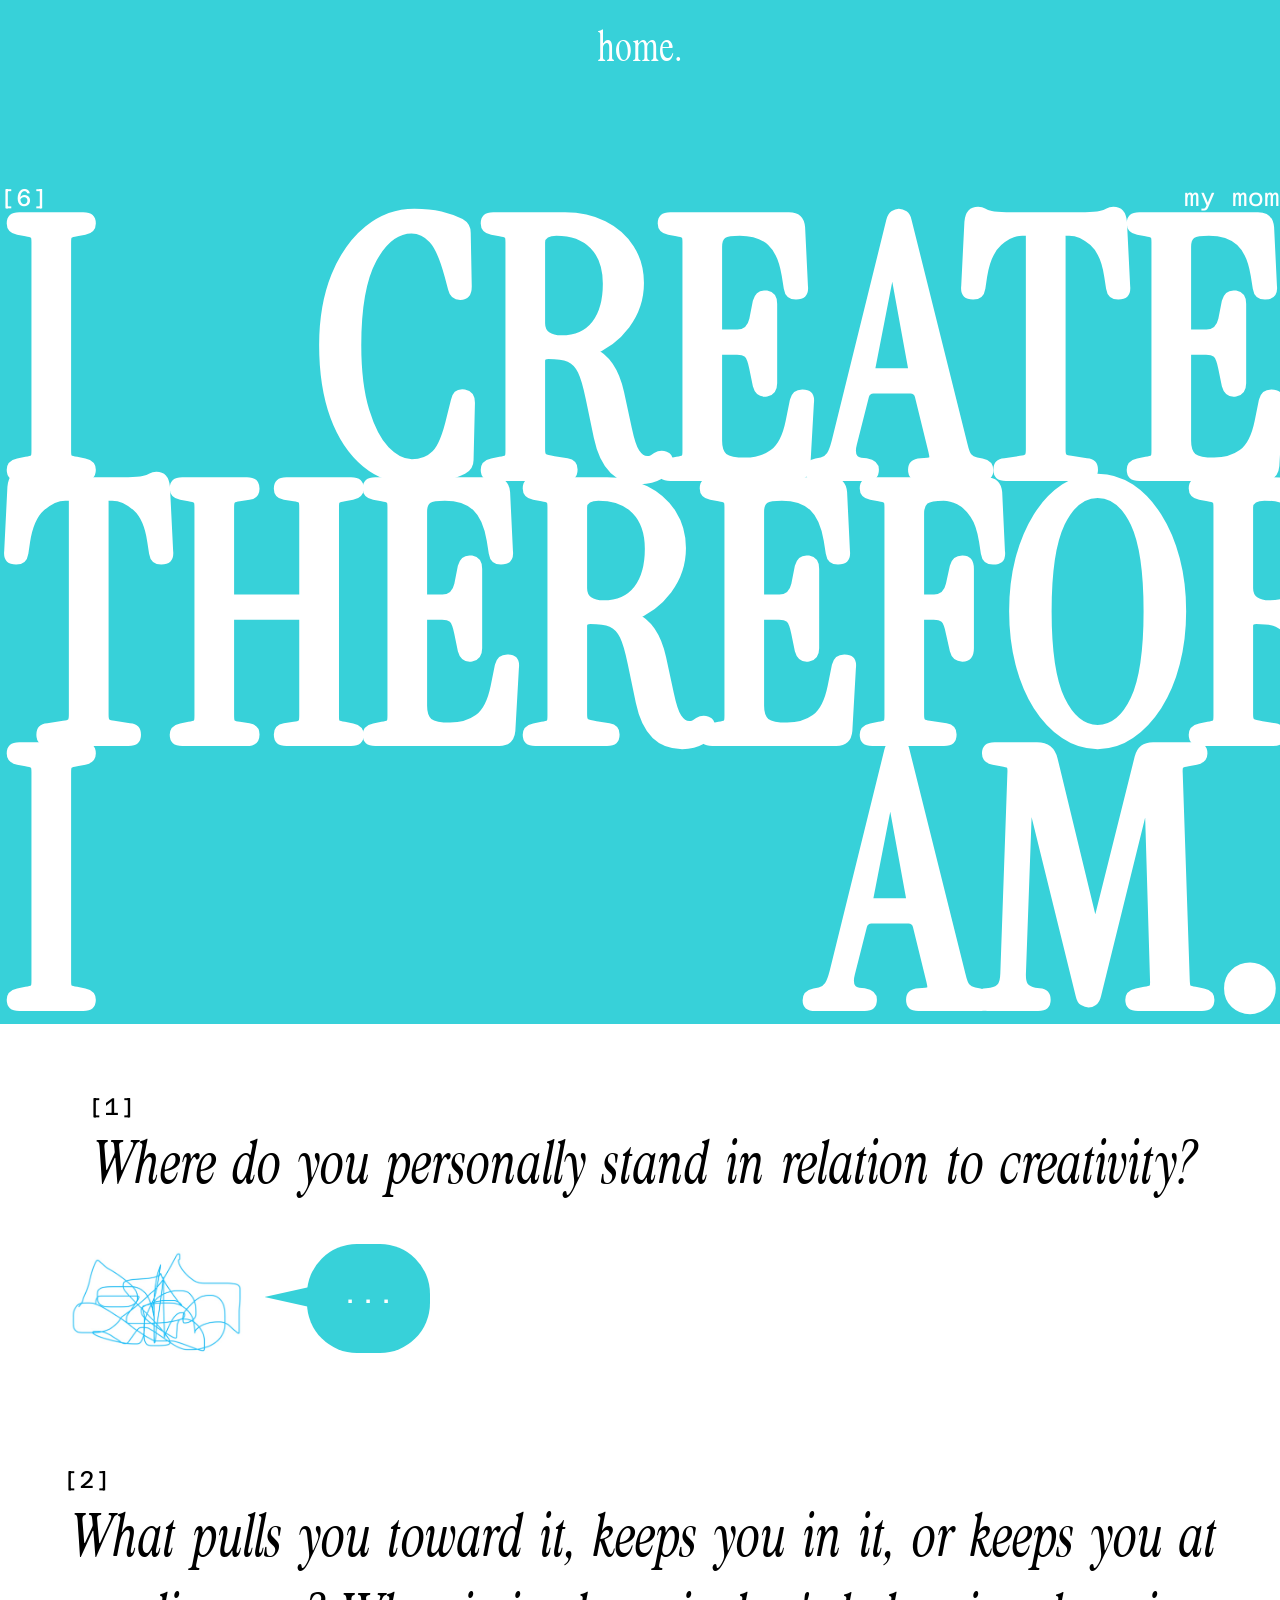
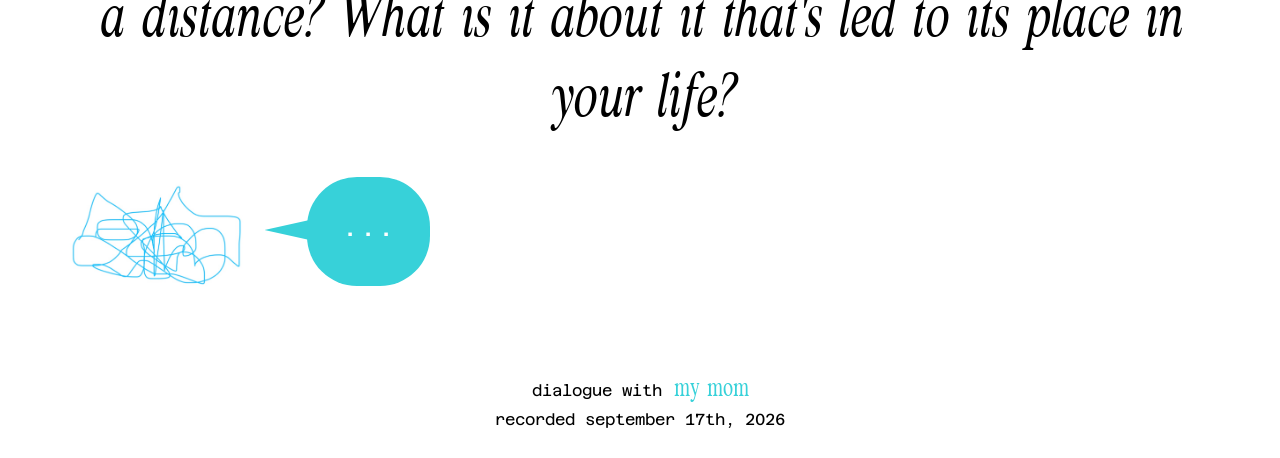
<file: kaylie_leung interview/page6.html>
<!DOCTYPE html>
<html lang="en">

    <head>
        <meta charset="UTF-8">
        <title>interview detail page 6</title>
        <link rel="stylesheet" href="main.css">
    </head>

    <body>

       <div class="detail-page" style="--accent: #37d1d9; --accent-hover: #0074FF; --icon-w: 186px; --icon-h: 113px;">
            
            <div class="banner" style="--meta-top: 180px;">
                <a class="home-button" href="index.html">home.</a>
                <span class="banner-number">[6]</span>
                <span class="banner-who">my mom</span>
                <h1 class="headline headline-6" style="--headline-size: 353px; --headline-leading: 265px;">
                    <span class="line"><span>I</span><span>CREATE</span></span>
                    <span class="line">THEREFORE</span>
                    <span class="line"><span>I</span><span>AM.</span></span>
                </h1>
            </div>

           <div class="interview-list">

                <section class="interview-block">
                    <div class="question-wrap">
                        <span class="interview-number">[1]</span>
                        <p class="question">Where do you personally stand in relation to creativity?</p>
                    </div>
                    <div class="bubble-row">
                        <img class="icon-photo" src="6.jpg" alt="">
                        <div class="bubble-wrap">
                            <div class="bubble-tail"></div>
                            <input type="checkbox" id="bubble-1" class="bubble-toggle">
                            <label class="bubble" for="bubble-1">
                                <span class="dots">...</span>
                                <div class="answer-wrap">
                                    <div class="answer-inside">
                                        <p class="answer-text">I don’t have much pull toward creativity, mainly because I don’t have many ideas about what to create and limited abilities in various media. The only outlet I regularly engage in is photography because it’s relatively accessible.</p>
                                    </div>
                                </div>
                            </label>
                        </div>
                    </div>
                </section>

                <section class="interview-block">
                    <div class="question-wrap">
                        <span class="interview-number">[2]</span>
                        <p class="question">What pulls you toward it, keeps you in it, or keeps you at a distance? What is it about it that's led to its place in your life?</p>
                    </div>
                    <div class="bubble-row">
                        <img class="icon-photo" src="6.jpg" alt="">
                        <div class="bubble-wrap">
                            <div class="bubble-tail"></div>
                            <input type="checkbox" id="bubble-2" class="bubble-toggle">
                            <label class="bubble" for="bubble-2">
                                <span class="dots">...</span>
                                <div class="answer-wrap">
                                    <div class="answer-inside">
                                        <p class="answer-text">Lack of exposure is probably the reason for my limited participation in artistic endeavors.</p>
                                    </div>
                                </div>
                            </label>
                        </div>
                    </div>
                </section>

            </div>

            <footer class="footer">
                <p><span>dialogue with</span><span class="person">my mom</span></p>
                <p class="date">recorded september 17th, 2026</p>
            </footer>

        </div>

    </body>
</html>
</file>
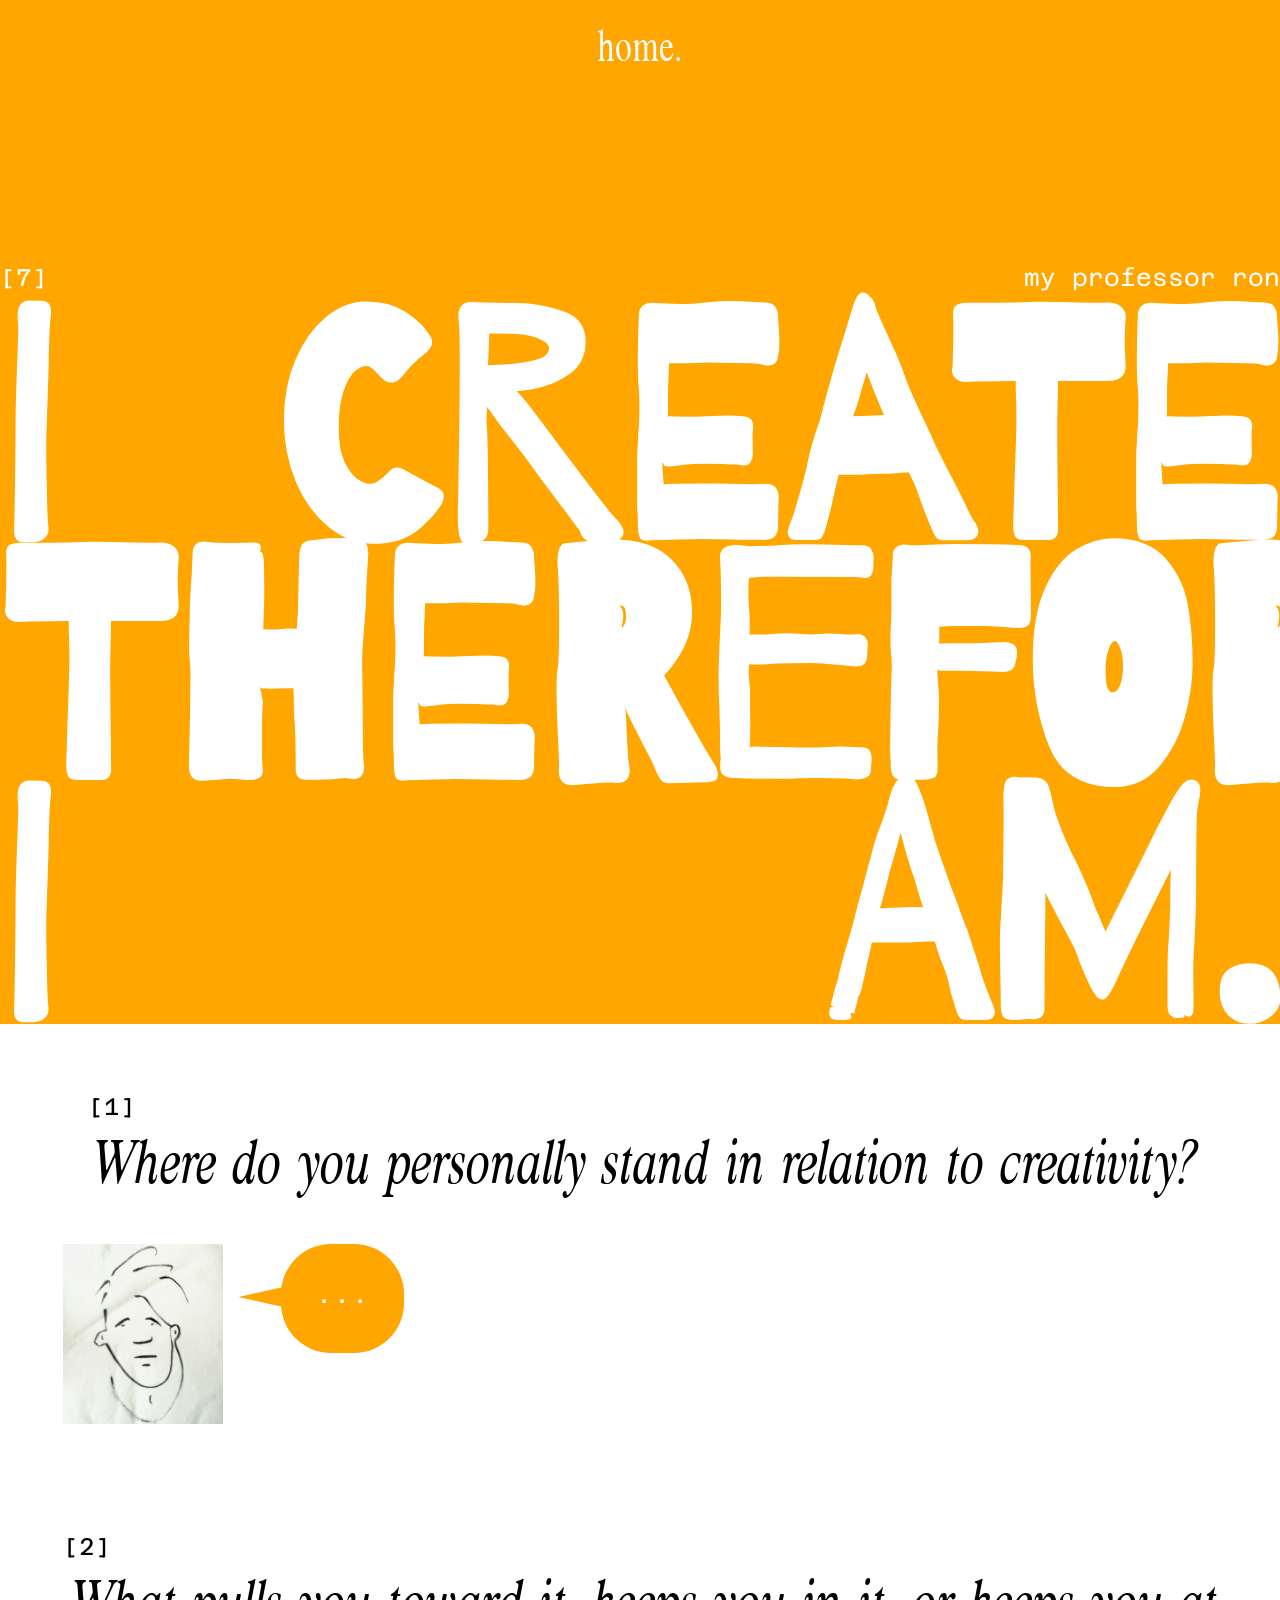
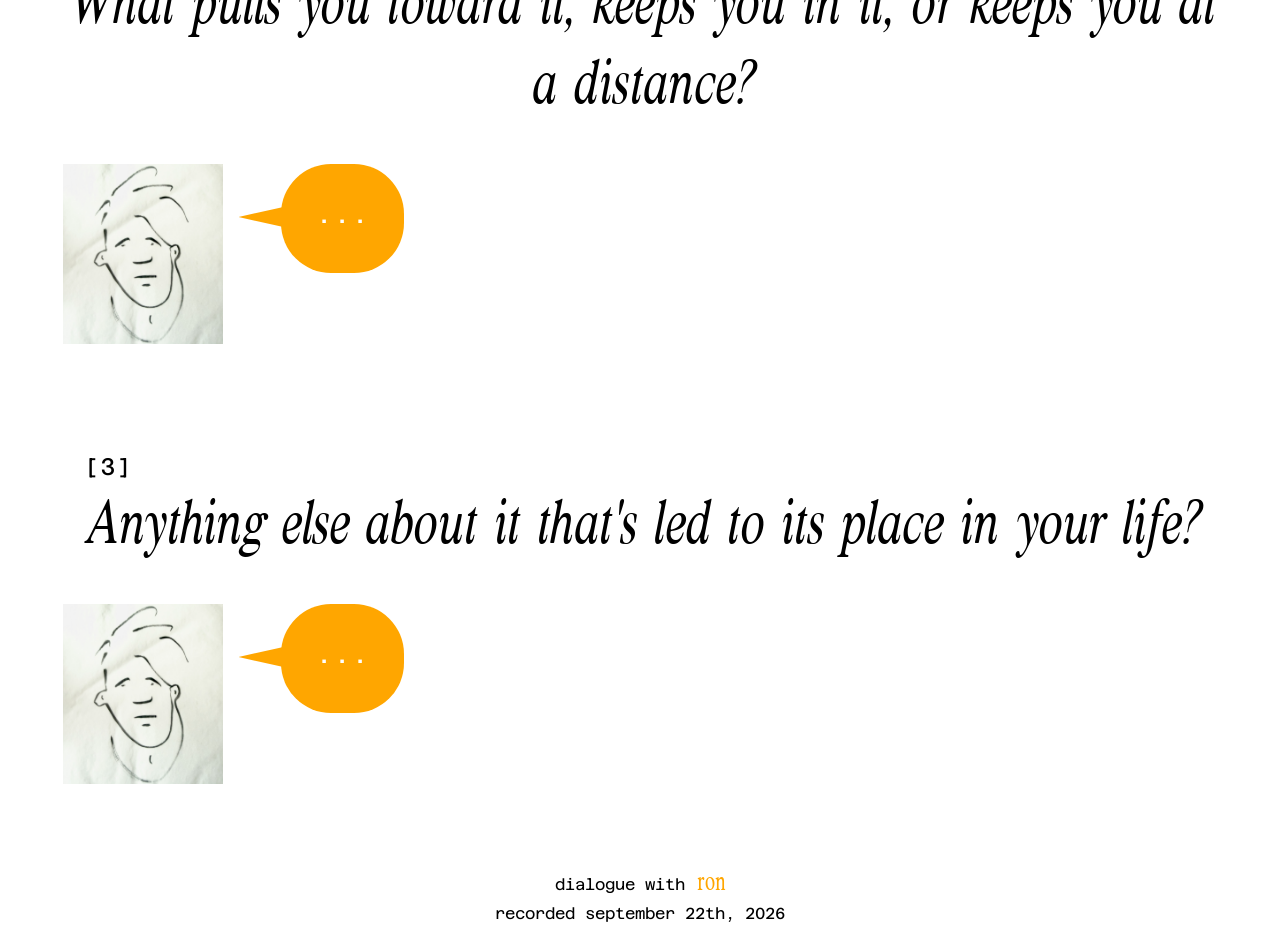
<file: kaylie_leung interview/page7.html>
<!DOCTYPE html>
<html lang="en">

    <head>
        <meta charset="UTF-8">
        <title>interview detail page 7</title>
        <link rel="stylesheet" href="main.css">
    </head>

    <body>

       <div class="detail-page" style="--accent: #FFA600; --accent-hover: #ED4F00; --icon-w: 160px; --icon-h: 180px;">
            
            <div class="banner" style="--meta-top: 260px;">
                <a class="home-button" href="index.html">home.</a>
                <span class="banner-number">[7]</span>
                <span class="banner-who">my professor ron</span>
                <h1 class="headline headline-7" style="--headline-size: 320px; --headline-leading: 240px;">
                    <span class="line"><span>I</span><span>CREATE</span></span>
                    <span class="line">THEREFORE</span>
                    <span class="line"><span>I</span><span>AM.</span></span>
                </h1>
            </div>

           <div class="interview-list">

                <section class="interview-block">
                    <div class="question-wrap">
                        <span class="interview-number">[1]</span>
                        <p class="question">Where do you personally stand in relation to creativity?</p>
                    </div>
                    <div class="bubble-row">
                        <img class="icon-photo" src="7.jpg" alt="">
                        <div class="bubble-wrap">
                            <div class="bubble-tail"></div>
                            <input type="checkbox" id="bubble-1" class="bubble-toggle">
                            <label class="bubble" for="bubble-1">
                                <span class="dots">...</span>
                                <div class="answer-wrap">
                                    <div class="answer-inside">
                                        <p class="answer-text">I find that I’m most creative when I’m steeping myself in the art of others.</p>
                                    </div>
                                </div>
                            </label>
                        </div>
                    </div>
                </section>

                <section class="interview-block">
                    <div class="question-wrap">
                        <span class="interview-number">[2]</span>
                        <p class="question">What pulls you toward it, keeps you in it, or keeps you at a distance?</p>
                    </div>
                    <div class="bubble-row">
                        <img class="icon-photo" src="7.jpg" alt="">
                        <div class="bubble-wrap">
                            <div class="bubble-tail"></div>
                            <input type="checkbox" id="bubble-2" class="bubble-toggle">
                            <label class="bubble" for="bubble-2">
                                <span class="dots">...</span>
                                <div class="answer-wrap">
                                    <div class="answer-inside">
                                        <p class="answer-text">I'm much more driven to write if I've been reading voraciously, and much more likely to draw or paint if I've been spending time in museums and galleries. If I'm not connected in those ways, I can go for a long time without writing or making anything.</p>
                                    </div>
                                </div>
                            </label>
                        </div>
                    </div>
                </section>

                <section class="interview-block">
                    <div class="question-wrap">
                        <span class="interview-number">[3]</span>
                        <p class="question">Anything else about it that's led to its place in your life?</p>
                    </div>
                    <div class="bubble-row">
                        <img class="icon-photo" src="7.jpg" alt="">
                        <div class="bubble-wrap">
                            <div class="bubble-tail"></div>
                            <input type="checkbox" id="bubble-3" class="bubble-toggle">
                            <label class="bubble" for="bubble-3">
                                <span class="dots">...</span>
                                <div class="answer-wrap">
                                    <div class="answer-inside">
                                        <p class="answer-text">Another quirk of my own approach is a concentration on materials, feeling the immediacy of writing with a good pen on a blank sheet of paper, or putting down a pristine coat of gesso on a board. The rituals of preparation can be inspiring in and of themselves.</p>
                                    </div>
                                </div>
                            </label>
                        </div>
                    </div>
                </section>

            </div>

            <footer class="footer">
                <p><span>dialogue with</span><span class="person">ron</span></p>
                <p class="date">recorded september 22th, 2026</p>
            </footer>

        </div>

    </body>
</html>
</file>
<file: kaylie_leung interview/main.css>
@font-face {
  font-family: 'ZT Formom';
  src: url('ZT\ Formom.ttf') format('truetype');
  font-style: normal;
}

@font-face {
  font-family: 'ZT Formom';
  src: url('ZT\ Formom\ Italic.ttf') format('truetype');
  font-style: italic;
}

@font-face {
  font-family: 'Azeret Mono';
  src: url('AzeretMono-VariableFont_wght.ttf') format('truetype');
  font-style: normal;
}
 
@font-face {
  font-family: 'Danfo';
  src: url('Danfo-Regular-VariableFont_ELSH.ttf') format('truetype');
  font-style: normal;
}

@font-face {
  font-family: 'Instrument Serif';
  src: url('instrumentserif-regular.ttf') format('truetype');
  font-style: normal;
}

@font-face {
  font-family: 'Lower Resolution';
  src: url('LowerResolution.ttf') format('truetype');
  font-style: normal;
}

@font-face {
  font-family: 'Manufacturing Consent';
  src: url('ManufacturingConsent-Regular.ttf') format('truetype');
  font-style: normal;
}

@font-face {
  font-family: 'Barriecito';
  src: url('Barriecito-Regular.ttf') format('truetype');
  font-style: normal;
}

@font-face {
  font-family: 'Monoton';
  src: url('Monoton-Regular.ttf') format('truetype');
  font-style: normal;
}

@font-face {
  font-family: 'Plaster';
  src: url('Plaster-Regular.ttf') format('truetype');
  font-style: normal;
}

* { 
    box-sizing: border-box; 
}

body { 
    display: flex; justify-content: center;
    margin: 0;
}

body.homepage {
  background: white;
  overflow: hidden;
  display: block;
  height: 100vh;
}

.page-wrap {
    position: relative;
    width: 100%;
    height: 100%;
}

.page {
    position: absolute;
    left: calc(50% + 110px);
    top: calc(50% - 60px);
    transform: translate(-50%, -50%);
    width: 1512px;
    height: 982px;
    background: white;

}

.word {
    position: absolute;
    color: black;
    font-size: 96px;
    font-family: 'ZT Formom';
    font-style: normal;
    line-height: 134px;
    z-index: 2;
}

.credit {
    position: absolute;
    color: #3F00ED;
    font-size: 16px;
    font-family: 'Azeret Mono';
    line-height: 24px;
    z-index: 3;
}

.icon-label {
    position: absolute;
    color: #000000;
    font-size: 14px;
    font-family: 'Azeret Mono';
    line-height: 22px;
    z-index: 3;
}

.icon-frame {
    position: absolute;
    display: block;
    z-index: 1;
    transform: scale(1);
    transform-origin: center;
    transition: 0.25s cubic-bezier(0.34, 1.56, 0.64, 1);
}

.icon-frame:hover {
    transform: scale(1.15);
}

.icon-frame img {
    width: 100%;
    height: 100%;
    display: block;
    object-fit: contain;
}

.detail-page {
    background: white;
    position: relative;
    width: 100%;
}

.banner {
    position: relative;
    width: 100%;
    height: 1024px;
    background: var(--accent);
    overflow: hidden;
}

.home-button {
    position: absolute;
    left: 0; right: 0; top: 20px;
    margin: 0 auto;
    width: 128px; 
    height: 84px;
    text-align: center;
    font-family: 'ZT Formom';
    font-size: 40px;
    line-height: 54px;
    color: white;
    transform: scale(1);
    transition: transform 0.25s ease;
    transform-origin: center;
    text-decoration: none;
}

.home-button:hover {
    transform: scale(1.15);
}

.banner-number {
    position: absolute;
    left: 0px; top: var(--meta-top, 180px);
    font-family: 'Azeret Mono';
    font-size: 24px;
    line-height: 36px;
    color: white
}

.banner-who {
    position: absolute;
    right: 0px; top: var(--meta-top, 180px);
    font-family: 'Azeret Mono';
    font-size: 24px;
    line-height: 36px;
    color: white
}

.headline {
    position: absolute;
    left: 0; bottom: 0;
    width: 100%;
    margin: 0px;
    text-transform: uppercase;
    color: white
}

.headline-1 {
    font-family: 'Danfo';
}

.headline-2 {
    font-family: 'Plaster';
}

.headline-3 {
    font-family: 'Monoton';
}

.headline-4 {
    font-family: 'Lower Resolution';
}

.headline-5 {
    font-family: 'Manufacturing Consent';
}

.headline-6 {
    font-family: 'Instrument Serif';
}

.headline-7 {
    font-family: 'Barriecito';
}

.headline .line {
    font-size: var(--headline-size, 353px);
    line-height: var(--headline-leading, 265px);
    display: flex;
    white-space: nowrap;
    justify-content: space-between;
}

.interview-list {
    width: 1304px;
    margin: 100px auto 0;
    max-width: calc(100% - 48px);
    gap: 140px;
    display: flex;
    flex-direction: column;
}

.interview-block {
    gap: 40px;
    align-items: center;
    display: flex;
    flex-direction: column;
}

.interview-number {
    font-family: 'Azeret Mono';
    font-size: 24px;
    line-height: 34px;
    color: black;
    position: absolute;
    left: 0; bottom: 100%;
}

.question {
    text-align: center;
    font-family: 'ZT Formom';
    font-style: italic;
    font-size: 56px;
    line-height: 80px;
    color: black;
    margin: 0;
}

.question-wrap {
    position: relative;
    width: fit-content;
    max-width: 1155px;
}

.icon-photo {
    width: var(--icon-w, 186px);
    height: var(--icon-h, 113px);
    object-fit: cover;
    display: block;
}

.bubble-row {
    width: 100%;
    max-width: 1155px;
    display: flex;
    gap: 14px;
    align-items: flex-start;
}

.bubble-wrap {
    position: relative;
}

.bubble-tail {
    position: absolute;
    width: 67.5px;
    height: 30px;
    left: 2px; top: 38px;
    background: var(--accent);
    clip-path: polygon(0 50%, 100% 0, 100% 100%);
    transition: background 0.2s ease;
}

.bubble-wrap:has(.bubble-toggle:not(:checked) + .bubble:hover) .bubble-tail {
    background: var(--accent-hover);
}

.bubble {
    width: 123px;
    padding: 0;
    margin-left: 44px;
    min-height: 109px;
    position: relative;
    font: inherit;
    border-radius: 50px;
    background: var(--accent);
    color: white;
    align-items: center;
    justify-content: center;
    display: flex;
    overflow: hidden;
    border: none;
    cursor: pointer;
    transition: width 0.42s cubic-bezier(0.4, 0, 0.2, 1), height 0.42s cubic-bezier(0.4, 0, 0.2, 1), border-radius 0.42s cubic-bezier(0.4, 0, 0.2, 1), background 0.2s ease
}

.bubble-toggle:not(:checked) + .bubble:hover {
    background: var(--accent-hover);
}

.bubble-toggle:checked + .bubble {
    width: 900px;
    max-width: calc(100vw - 340px);
    align-items: center;
    justify-content: center;
    border-radius: 24px;
    padding: 16px 20px;
}

.bubble-toggle {
    position: absolute;
    opacity: 0;
    pointer-events: none;
}

.dots {
    font-family: 'Azeret Mono';
    font-size: 28px;
    line-height: 40px;
    position: absolute;
    inset: 0;
    display: flex;
    align-items: center;
    justify-content: center;
    padding-bottom: 12px;
}

.bubble-toggle:checked + .bubble .dots {
    display: none;
}

.answer-wrap {
    min-width: 0;
    display: grid;
    grid-template-rows: 0fr;
    width: 100%;
    transition: grid-template-rows 0.42s cubic-bezier(0.4, 0, 0.2, 1);
}

.bubble-toggle:checked + .bubble .answer-wrap {
    grid-template-rows: 1fr;
}

.answer-text {
    font-family: 'Azeret Mono';
    font-size: 18px;
    line-height: 1.5;
    margin: 0;
}

.answer-inside {
    overflow: hidden;
    min-height: 0;
}

.footer {
    text-align: center;
    padding: 80px 24px 30px;
}

.footer p {
    margin: 0;
    font-family: 'Azeret Mono';
    font-size: 16px;
    line-height: 16px;
    color: black;
}

.footer .person {
    font-family: 'ZT Formom';
    font-size: 24px;
    line-height: 36px;
    color: var(--accent);
    margin-left: 12px;
}

.footer .date {
    margin-top: 6px;
}
</file>
